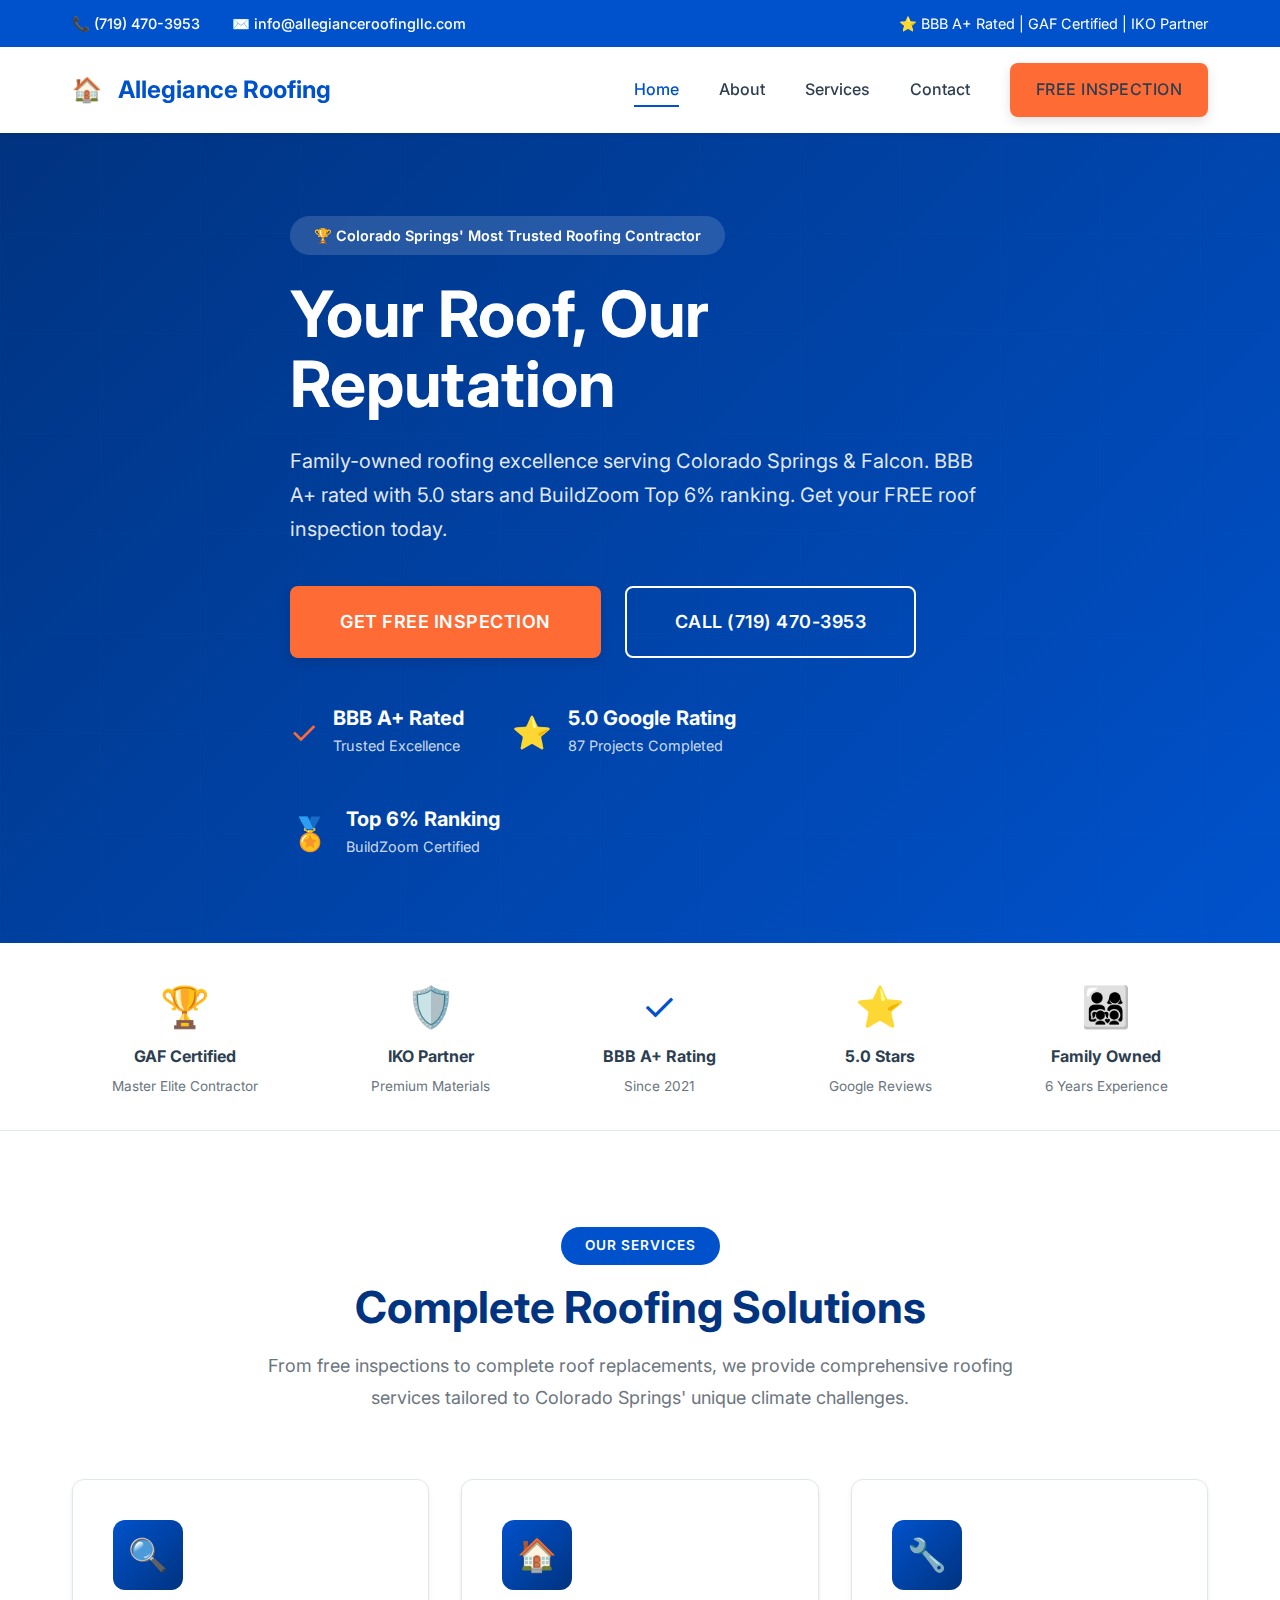
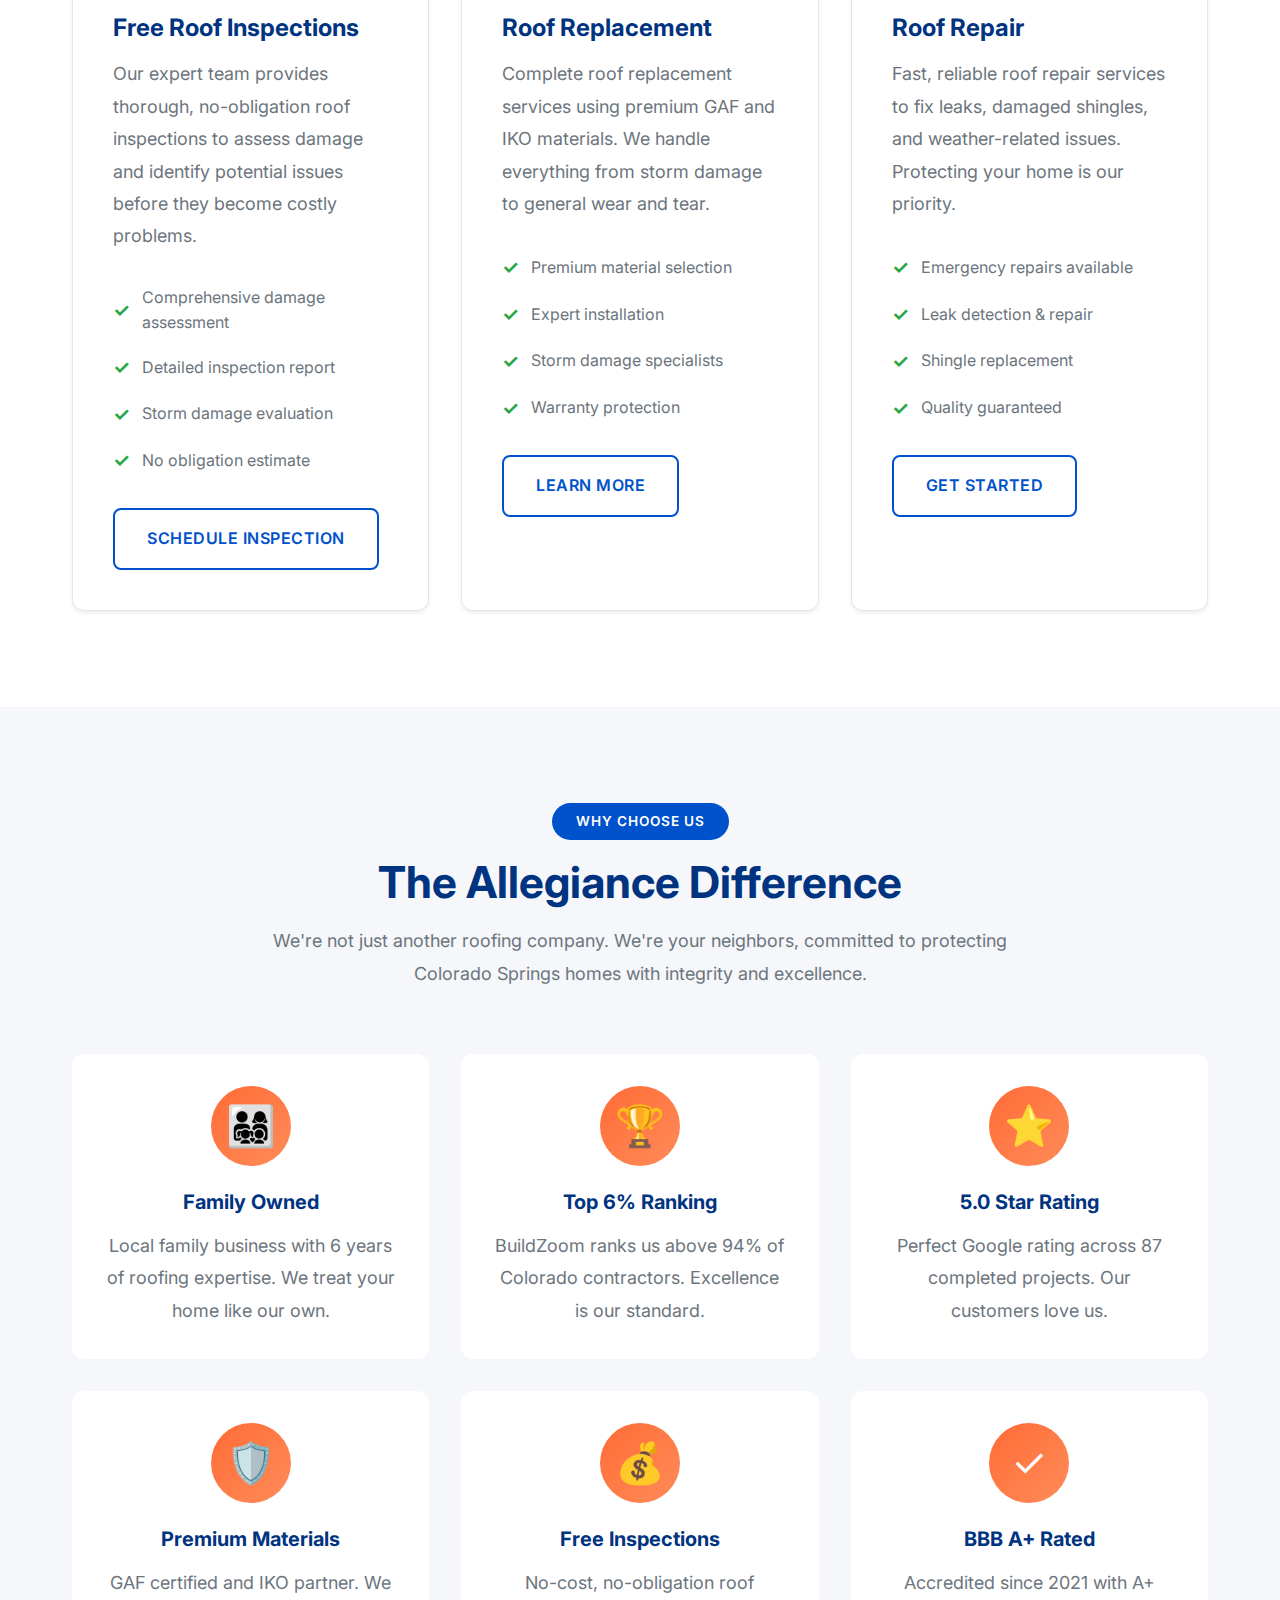
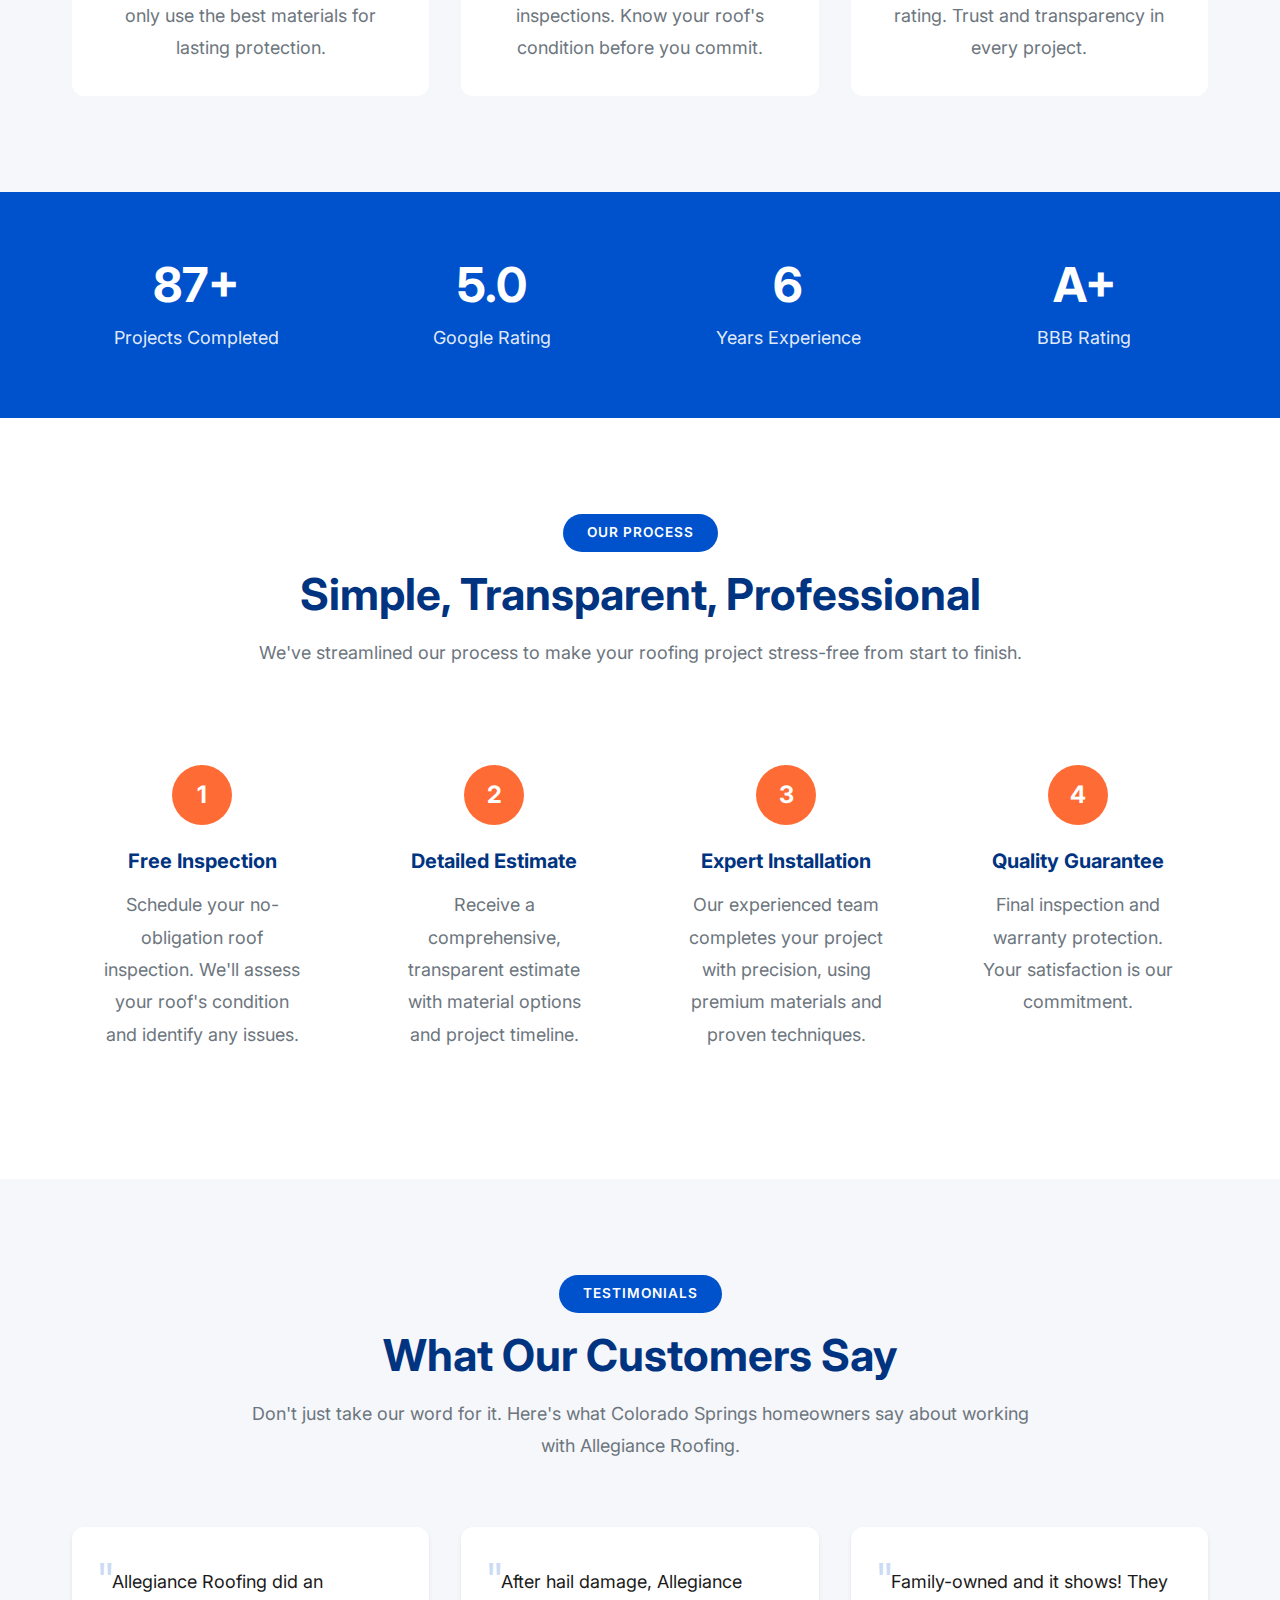
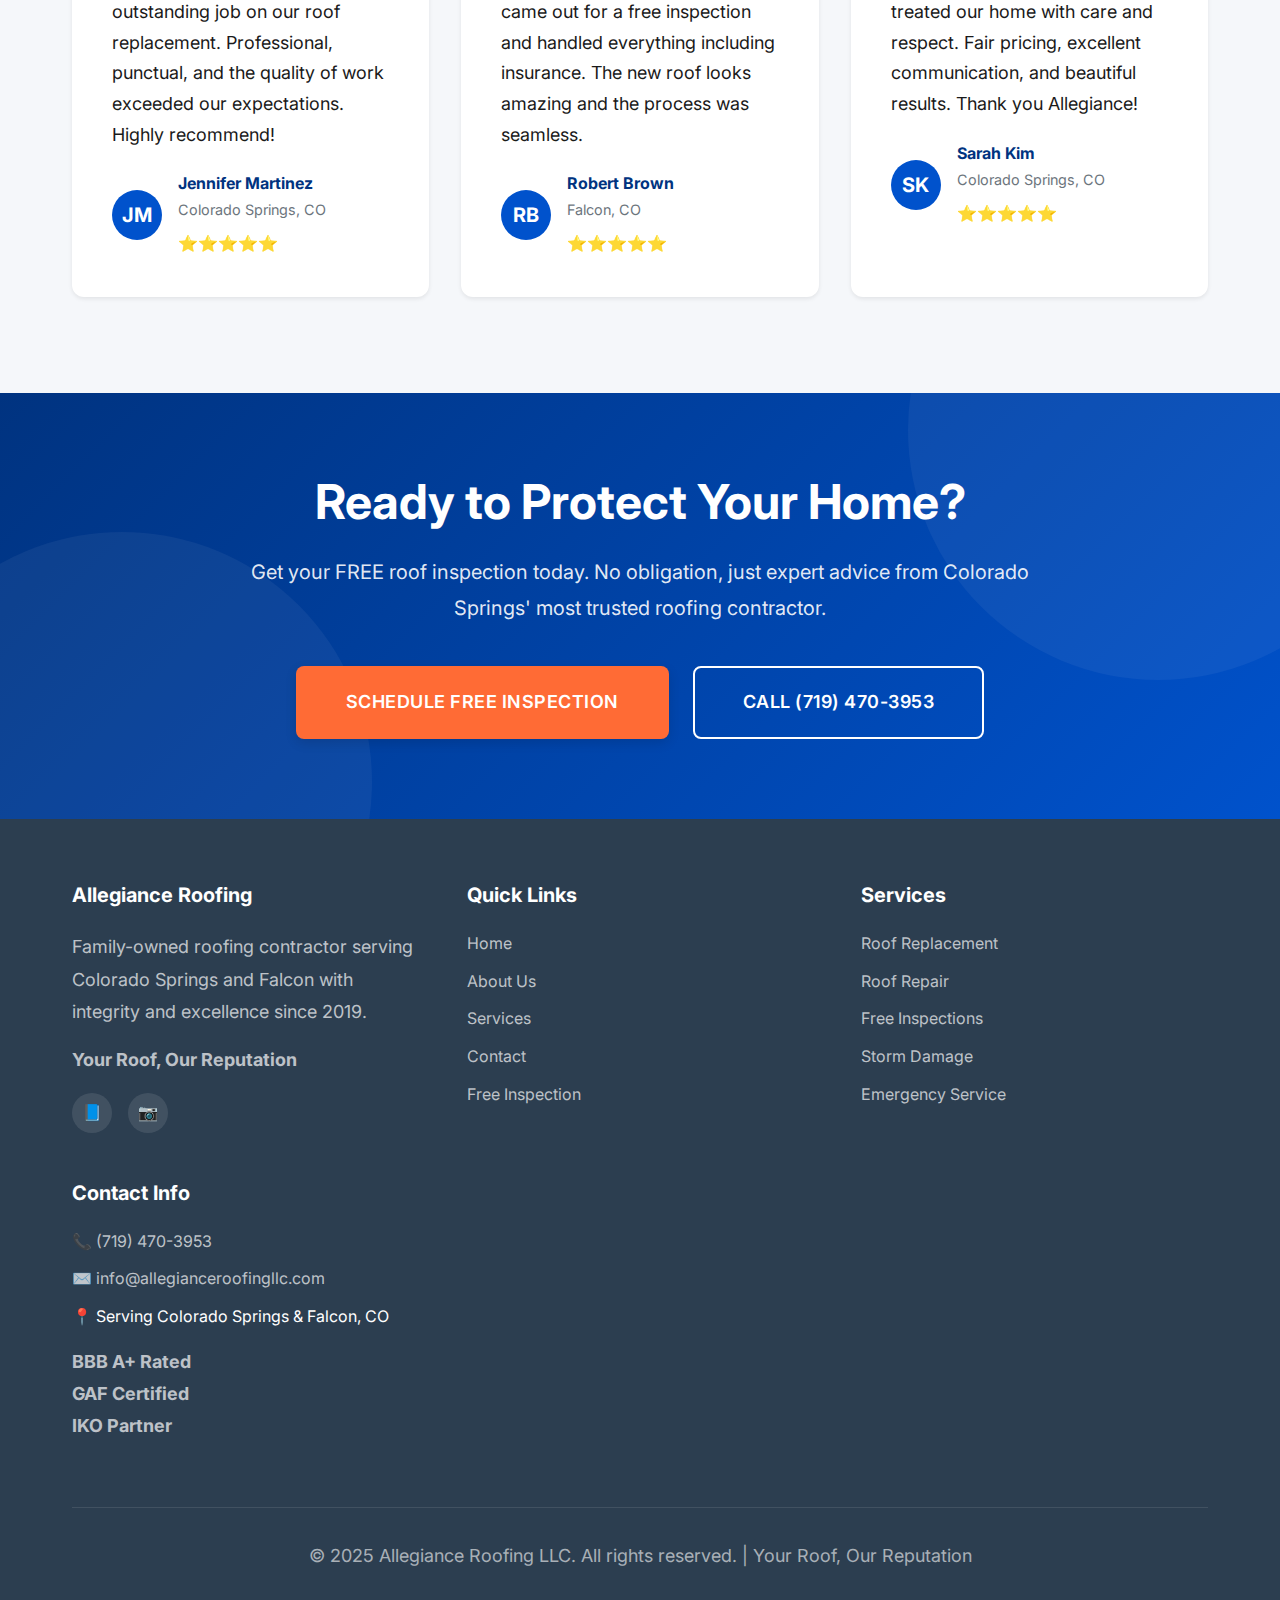
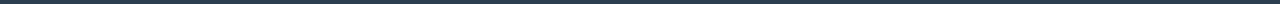
<file: index.html>
<!DOCTYPE html>
<html lang="en">
<head>
    <meta charset="UTF-8">
    <meta name="viewport" content="width=device-width, initial-scale=1.0">
    <meta name="description" content="Allegiance Roofing LLC - Colorado Springs' trusted roofing contractor. BBB A+ rated, GAF certified. Free roof inspections. Your Roof, Our Reputation.">
    <meta name="keywords" content="roofing contractor, Colorado Springs, roof replacement, roof repair, GAF certified, IKO partner">
    <title>Allegiance Roofing LLC | Colorado Springs Premier Roofing Contractor</title>
    <link rel="stylesheet" href="css/styles.css">
    <link rel="preconnect" href="https://fonts.googleapis.com">
    <link rel="preconnect" href="https://fonts.gstatic.com" crossorigin>
    <link href="https://fonts.googleapis.com/css2?family=Inter:wght@400;500;600;700;800&display=swap" rel="stylesheet">
</head>
<body>
    <!-- Header -->
    <header class="header" id="header">
        <!-- Top Bar -->
        <div class="top-bar">
            <div class="container">
                <div class="top-bar-left">
                    <a href="tel:719-470-3953">📞 (719) 470-3953</a>
                    <a href="mailto:info@allegianceroofingllc.com">✉️ info@allegianceroofingllc.com</a>
                </div>
                <div class="top-bar-right">
                    <span>⭐ BBB A+ Rated | GAF Certified | IKO Partner</span>
                </div>
            </div>
        </div>
        
        <!-- Navigation -->
        <div class="nav-wrapper">
            <div class="container">
                <nav class="nav-container">
                    <a href="index.html" class="logo">
                        <span>🏠</span>
                        <span>Allegiance Roofing</span>
                    </a>
                    
                    <ul class="nav-menu" id="navMenu">
                        <li><a href="index.html" class="active">Home</a></li>
                        <li><a href="pages/about.html">About</a></li>
                        <li><a href="pages/services.html">Services</a></li>
                        <li><a href="pages/contact.html">Contact</a></li>
                        <li><a href="pages/contact.html" class="btn btn-primary" style="padding: 0.75rem 1.5rem;">Free Inspection</a></li>
                    </ul>
                    
                    <button class="mobile-menu-toggle" id="mobileMenuToggle">☰</button>
                </nav>
            </div>
        </div>
    </header>

    <!-- Hero Section -->
    <section class="hero">
        <div class="container">
            <div class="hero-content fade-in-up">
                <div class="hero-badge">🏆 Colorado Springs' Most Trusted Roofing Contractor</div>
                <h1>Your Roof, Our Reputation</h1>
                <p>Family-owned roofing excellence serving Colorado Springs & Falcon. BBB A+ rated with 5.0 stars and BuildZoom Top 6% ranking. Get your FREE roof inspection today.</p>
                
                <div class="hero-buttons">
                    <a href="pages/contact.html" class="btn btn-primary btn-large">Get Free Inspection</a>
                    <a href="tel:719-470-3953" class="btn btn-outline btn-large">Call (719) 470-3953</a>
                </div>
                
                <div class="hero-features">
                    <div class="hero-feature">
                        <div class="hero-feature-icon">✓</div>
                        <div class="hero-feature-text">
                            <h4>BBB A+ Rated</h4>
                            <p>Trusted Excellence</p>
                        </div>
                    </div>
                    <div class="hero-feature">
                        <div class="hero-feature-icon">⭐</div>
                        <div class="hero-feature-text">
                            <h4>5.0 Google Rating</h4>
                            <p>87 Projects Completed</p>
                        </div>
                    </div>
                    <div class="hero-feature">
                        <div class="hero-feature-icon">🏅</div>
                        <div class="hero-feature-text">
                            <h4>Top 6% Ranking</h4>
                            <p>BuildZoom Certified</p>
                        </div>
                    </div>
                </div>
            </div>
        </div>
    </section>

    <!-- Trust Badges -->
    <section class="trust-badges">
        <div class="container">
            <div class="trust-badges-container">
                <div class="trust-badge">
                    <div class="trust-badge-icon">🏆</div>
                    <h4>GAF Certified</h4>
                    <p>Master Elite Contractor</p>
                </div>
                <div class="trust-badge">
                    <div class="trust-badge-icon">🛡️</div>
                    <h4>IKO Partner</h4>
                    <p>Premium Materials</p>
                </div>
                <div class="trust-badge">
                    <div class="trust-badge-icon">✓</div>
                    <h4>BBB A+ Rating</h4>
                    <p>Since 2021</p>
                </div>
                <div class="trust-badge">
                    <div class="trust-badge-icon">⭐</div>
                    <h4>5.0 Stars</h4>
                    <p>Google Reviews</p>
                </div>
                <div class="trust-badge">
                    <div class="trust-badge-icon">👨‍👩‍👧‍👦</div>
                    <h4>Family Owned</h4>
                    <p>6 Years Experience</p>
                </div>
            </div>
        </div>
    </section>

    <!-- Services Section -->
    <section class="section">
        <div class="container">
            <div class="section-header">
                <span class="section-badge">Our Services</span>
                <h2>Complete Roofing Solutions</h2>
                <p>From free inspections to complete roof replacements, we provide comprehensive roofing services tailored to Colorado Springs' unique climate challenges.</p>
            </div>
            
            <div class="services-grid">
                <div class="service-card">
                    <div class="service-icon">🔍</div>
                    <h3>Free Roof Inspections</h3>
                    <p>Our expert team provides thorough, no-obligation roof inspections to assess damage and identify potential issues before they become costly problems.</p>
                    <ul>
                        <li>Comprehensive damage assessment</li>
                        <li>Detailed inspection report</li>
                        <li>Storm damage evaluation</li>
                        <li>No obligation estimate</li>
                    </ul>
                    <a href="pages/contact.html" class="btn btn-secondary">Schedule Inspection</a>
                </div>
                
                <div class="service-card">
                    <div class="service-icon">🏠</div>
                    <h3>Roof Replacement</h3>
                    <p>Complete roof replacement services using premium GAF and IKO materials. We handle everything from storm damage to general wear and tear.</p>
                    <ul>
                        <li>Premium material selection</li>
                        <li>Expert installation</li>
                        <li>Storm damage specialists</li>
                        <li>Warranty protection</li>
                    </ul>
                    <a href="pages/services.html" class="btn btn-secondary">Learn More</a>
                </div>
                
                <div class="service-card">
                    <div class="service-icon">🔧</div>
                    <h3>Roof Repair</h3>
                    <p>Fast, reliable roof repair services to fix leaks, damaged shingles, and weather-related issues. Protecting your home is our priority.</p>
                    <ul>
                        <li>Emergency repairs available</li>
                        <li>Leak detection & repair</li>
                        <li>Shingle replacement</li>
                        <li>Quality guaranteed</li>
                    </ul>
                    <a href="pages/services.html" class="btn btn-secondary">Get Started</a>
                </div>
            </div>
        </div>
    </section>

    <!-- Why Choose Us -->
    <section class="section section-light">
        <div class="container">
            <div class="section-header">
                <span class="section-badge">Why Choose Us</span>
                <h2>The Allegiance Difference</h2>
                <p>We're not just another roofing company. We're your neighbors, committed to protecting Colorado Springs homes with integrity and excellence.</p>
            </div>
            
            <div class="features-grid">
                <div class="feature-card">
                    <div class="feature-icon">👨‍👩‍👧‍👦</div>
                    <h3>Family Owned</h3>
                    <p>Local family business with 6 years of roofing expertise. We treat your home like our own.</p>
                </div>
                
                <div class="feature-card">
                    <div class="feature-icon">🏆</div>
                    <h3>Top 6% Ranking</h3>
                    <p>BuildZoom ranks us above 94% of Colorado contractors. Excellence is our standard.</p>
                </div>
                
                <div class="feature-card">
                    <div class="feature-icon">⭐</div>
                    <h3>5.0 Star Rating</h3>
                    <p>Perfect Google rating across 87 completed projects. Our customers love us.</p>
                </div>
                
                <div class="feature-card">
                    <div class="feature-icon">🛡️</div>
                    <h3>Premium Materials</h3>
                    <p>GAF certified and IKO partner. We only use the best materials for lasting protection.</p>
                </div>
                
                <div class="feature-card">
                    <div class="feature-icon">💰</div>
                    <h3>Free Inspections</h3>
                    <p>No-cost, no-obligation roof inspections. Know your roof's condition before you commit.</p>
                </div>
                
                <div class="feature-card">
                    <div class="feature-icon">✓</div>
                    <h3>BBB A+ Rated</h3>
                    <p>Accredited since 2021 with A+ rating. Trust and transparency in every project.</p>
                </div>
            </div>
        </div>
    </section>

    <!-- Stats Section -->
    <section class="stats-section">
        <div class="container">
            <div class="stats-grid">
                <div class="stat-item">
                    <h3>87+</h3>
                    <p>Projects Completed</p>
                </div>
                <div class="stat-item">
                    <h3>5.0</h3>
                    <p>Google Rating</p>
                </div>
                <div class="stat-item">
                    <h3>6</h3>
                    <p>Years Experience</p>
                </div>
                <div class="stat-item">
                    <h3>A+</h3>
                    <p>BBB Rating</p>
                </div>
            </div>
        </div>
    </section>

    <!-- Process Section -->
    <section class="section">
        <div class="container">
            <div class="section-header">
                <span class="section-badge">Our Process</span>
                <h2>Simple, Transparent, Professional</h2>
                <p>We've streamlined our process to make your roofing project stress-free from start to finish.</p>
            </div>
            
            <div class="process-grid">
                <div class="process-step">
                    <div class="process-number">1</div>
                    <h3>Free Inspection</h3>
                    <p>Schedule your no-obligation roof inspection. We'll assess your roof's condition and identify any issues.</p>
                </div>
                
                <div class="process-step">
                    <div class="process-number">2</div>
                    <h3>Detailed Estimate</h3>
                    <p>Receive a comprehensive, transparent estimate with material options and project timeline.</p>
                </div>
                
                <div class="process-step">
                    <div class="process-number">3</div>
                    <h3>Expert Installation</h3>
                    <p>Our experienced team completes your project with precision, using premium materials and proven techniques.</p>
                </div>
                
                <div class="process-step">
                    <div class="process-number">4</div>
                    <h3>Quality Guarantee</h3>
                    <p>Final inspection and warranty protection. Your satisfaction is our commitment.</p>
                </div>
            </div>
        </div>
    </section>

    <!-- Testimonials -->
    <section class="section section-light">
        <div class="container">
            <div class="section-header">
                <span class="section-badge">Testimonials</span>
                <h2>What Our Customers Say</h2>
                <p>Don't just take our word for it. Here's what Colorado Springs homeowners say about working with Allegiance Roofing.</p>
            </div>
            
            <div class="testimonials-grid">
                <div class="testimonial-card">
                    <div class="testimonial-quote">"</div>
                    <p class="testimonial-text">Allegiance Roofing did an outstanding job on our roof replacement. Professional, punctual, and the quality of work exceeded our expectations. Highly recommend!</p>
                    <div class="testimonial-author">
                        <div class="testimonial-avatar">JM</div>
                        <div class="testimonial-info">
                            <h4>Jennifer Martinez</h4>
                            <p>Colorado Springs, CO</p>
                            <div class="testimonial-stars">⭐⭐⭐⭐⭐</div>
                        </div>
                    </div>
                </div>
                
                <div class="testimonial-card">
                    <div class="testimonial-quote">"</div>
                    <p class="testimonial-text">After hail damage, Allegiance came out for a free inspection and handled everything including insurance. The new roof looks amazing and the process was seamless.</p>
                    <div class="testimonial-author">
                        <div class="testimonial-avatar">RB</div>
                        <div class="testimonial-info">
                            <h4>Robert Brown</h4>
                            <p>Falcon, CO</p>
                            <div class="testimonial-stars">⭐⭐⭐⭐⭐</div>
                        </div>
                    </div>
                </div>
                
                <div class="testimonial-card">
                    <div class="testimonial-quote">"</div>
                    <p class="testimonial-text">Family-owned and it shows! They treated our home with care and respect. Fair pricing, excellent communication, and beautiful results. Thank you Allegiance!</p>
                    <div class="testimonial-author">
                        <div class="testimonial-avatar">SK</div>
                        <div class="testimonial-info">
                            <h4>Sarah Kim</h4>
                            <p>Colorado Springs, CO</p>
                            <div class="testimonial-stars">⭐⭐⭐⭐⭐</div>
                        </div>
                    </div>
                </div>
            </div>
        </div>
    </section>

    <!-- CTA Section -->
    <section class="cta-section">
        <div class="cta-content">
            <h2>Ready to Protect Your Home?</h2>
            <p>Get your FREE roof inspection today. No obligation, just expert advice from Colorado Springs' most trusted roofing contractor.</p>
            <div class="cta-buttons">
                <a href="pages/contact.html" class="btn btn-primary btn-large">Schedule Free Inspection</a>
                <a href="tel:719-470-3953" class="btn btn-outline btn-large">Call (719) 470-3953</a>
            </div>
        </div>
    </section>

    <!-- Footer -->
    <footer class="footer">
        <div class="container">
            <div class="footer-content">
                <div class="footer-section">
                    <h3>Allegiance Roofing</h3>
                    <p>Family-owned roofing contractor serving Colorado Springs and Falcon with integrity and excellence since 2019.</p>
                    <p><strong>Your Roof, Our Reputation</strong></p>
                    <div class="social-links">
                        <a href="https://www.facebook.com/allegianceroofingllc/" target="_blank" class="social-link">📘</a>
                        <a href="http://www.instagram.com/allegiance_roofingllc" target="_blank" class="social-link">📷</a>
                    </div>
                </div>
                
                <div class="footer-section">
                    <h3>Quick Links</h3>
                    <ul>
                        <li><a href="index.html">Home</a></li>
                        <li><a href="pages/about.html">About Us</a></li>
                        <li><a href="pages/services.html">Services</a></li>
                        <li><a href="pages/contact.html">Contact</a></li>
                        <li><a href="pages/contact.html">Free Inspection</a></li>
                    </ul>
                </div>
                
                <div class="footer-section">
                    <h3>Services</h3>
                    <ul>
                        <li><a href="pages/services.html">Roof Replacement</a></li>
                        <li><a href="pages/services.html">Roof Repair</a></li>
                        <li><a href="pages/services.html">Free Inspections</a></li>
                        <li><a href="pages/services.html">Storm Damage</a></li>
                        <li><a href="pages/services.html">Emergency Service</a></li>
                    </ul>
                </div>
                
                <div class="footer-section">
                    <h3>Contact Info</h3>
                    <ul>
                        <li><a href="tel:719-470-3953">📞 (719) 470-3953</a></li>
                        <li><a href="mailto:info@allegianceroofingllc.com">✉️ info@allegianceroofingllc.com</a></li>
                        <li>📍 Serving Colorado Springs & Falcon, CO</li>
                    </ul>
                    <p style="margin-top: 1rem;">
                        <strong>BBB A+ Rated</strong><br>
                        <strong>GAF Certified</strong><br>
                        <strong>IKO Partner</strong>
                    </p>
                </div>
            </div>
            
            <div class="footer-bottom">
                <p>&copy; 2025 Allegiance Roofing LLC. All rights reserved. | Your Roof, Our Reputation</p>
            </div>
        </div>
    </footer>

    <script src="js/main.js"></script>
</body>
</html>
</file>
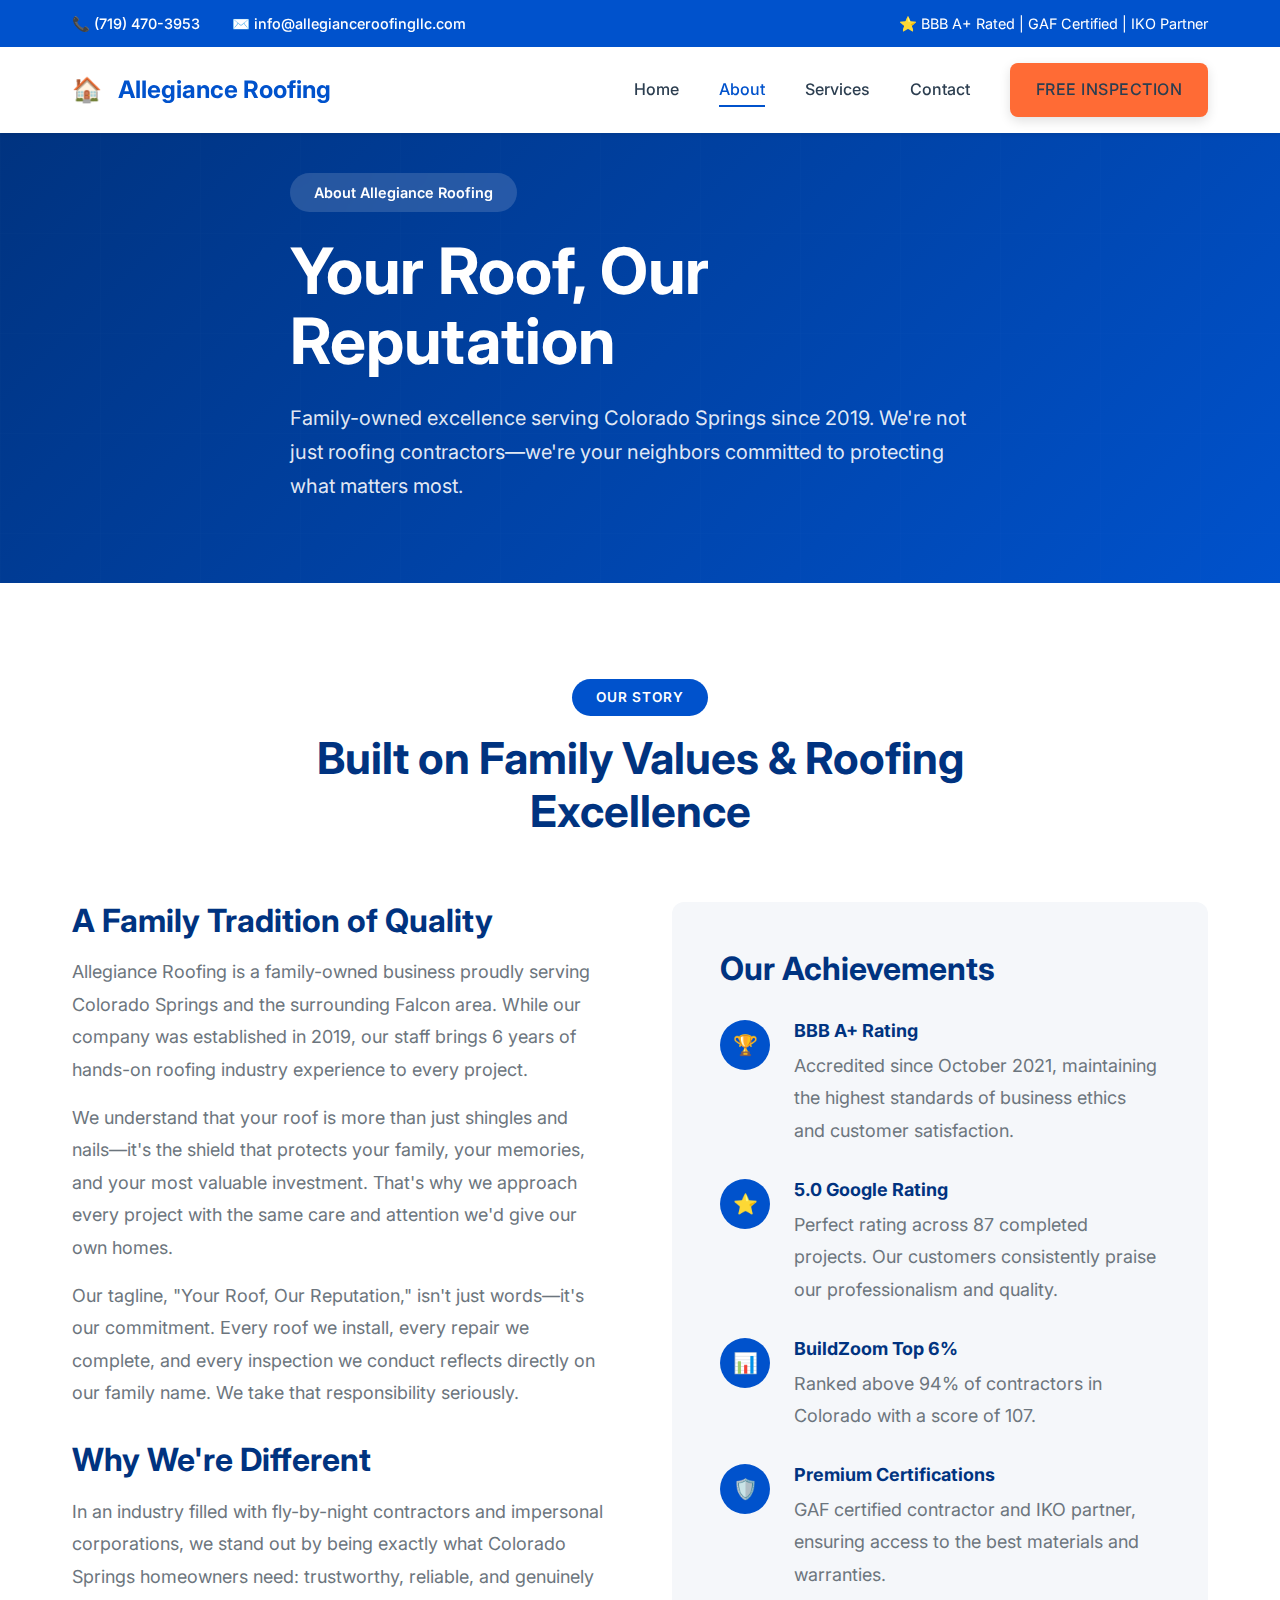
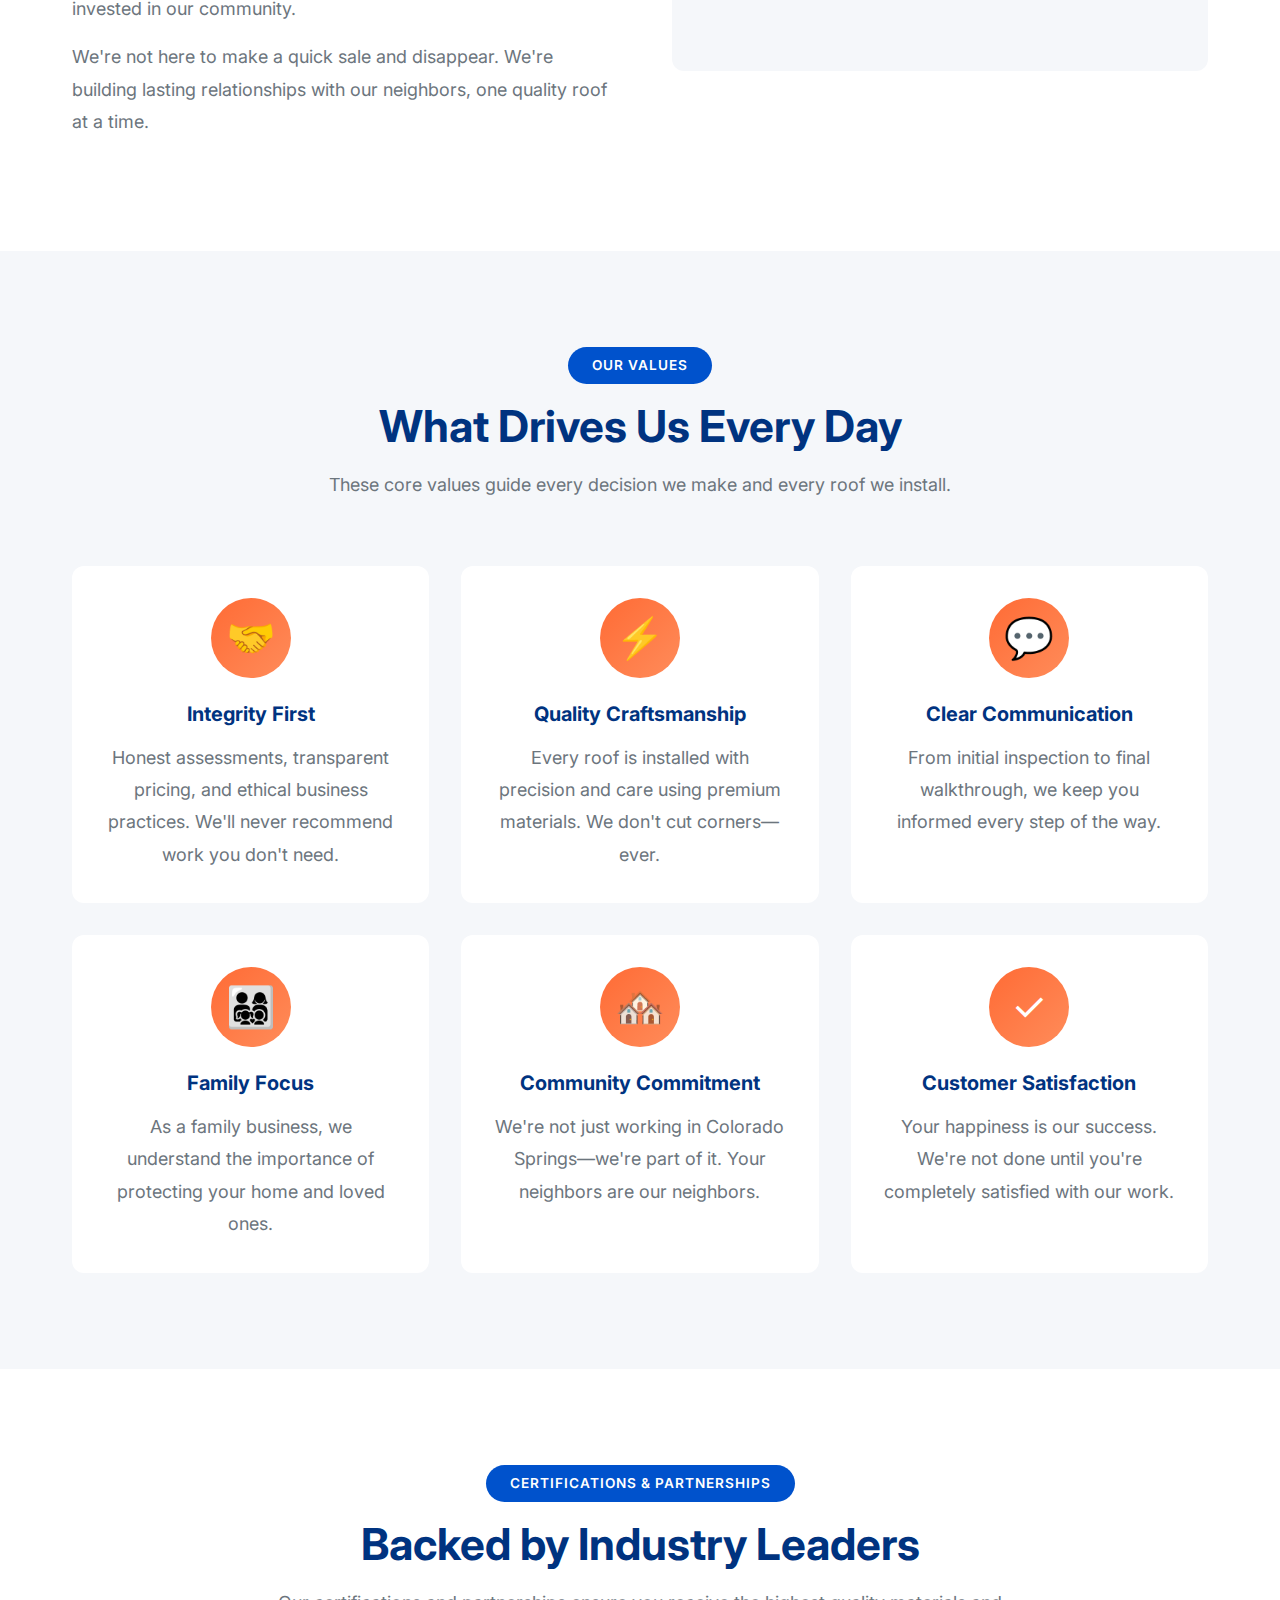
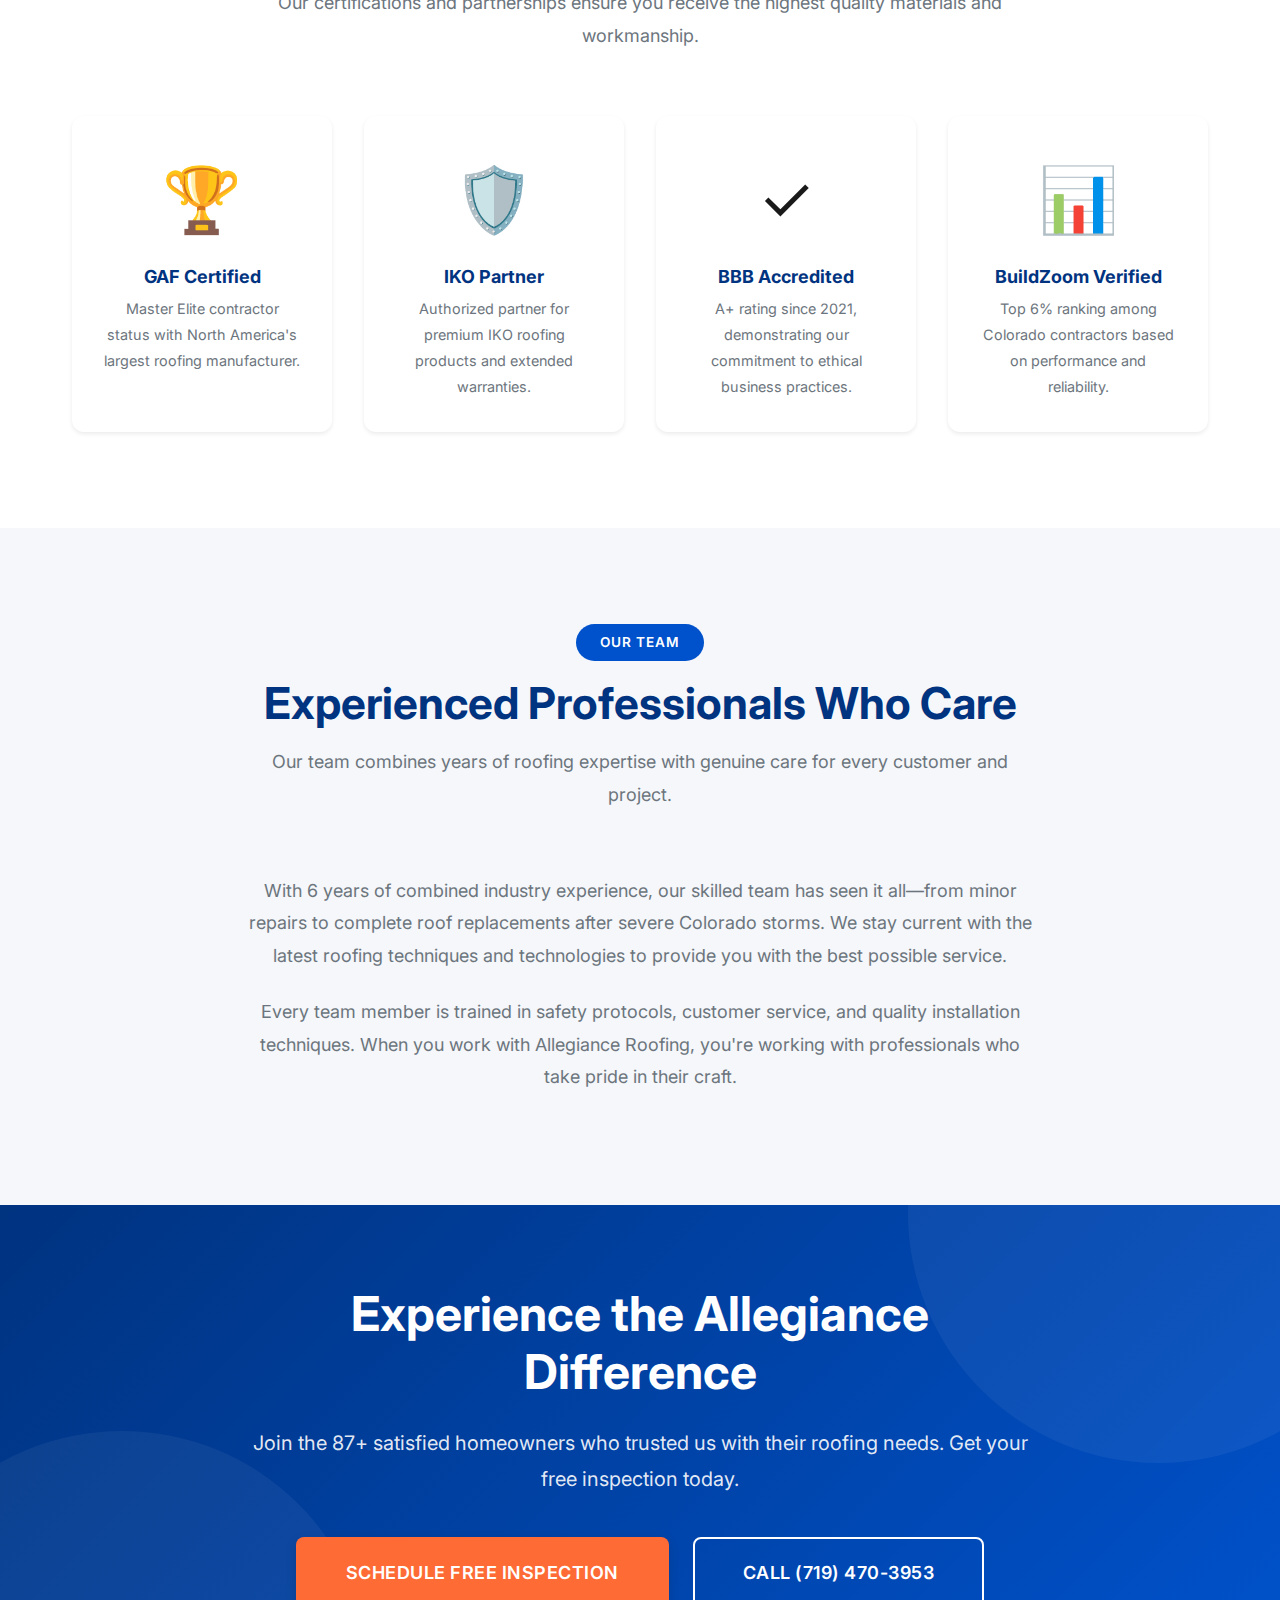
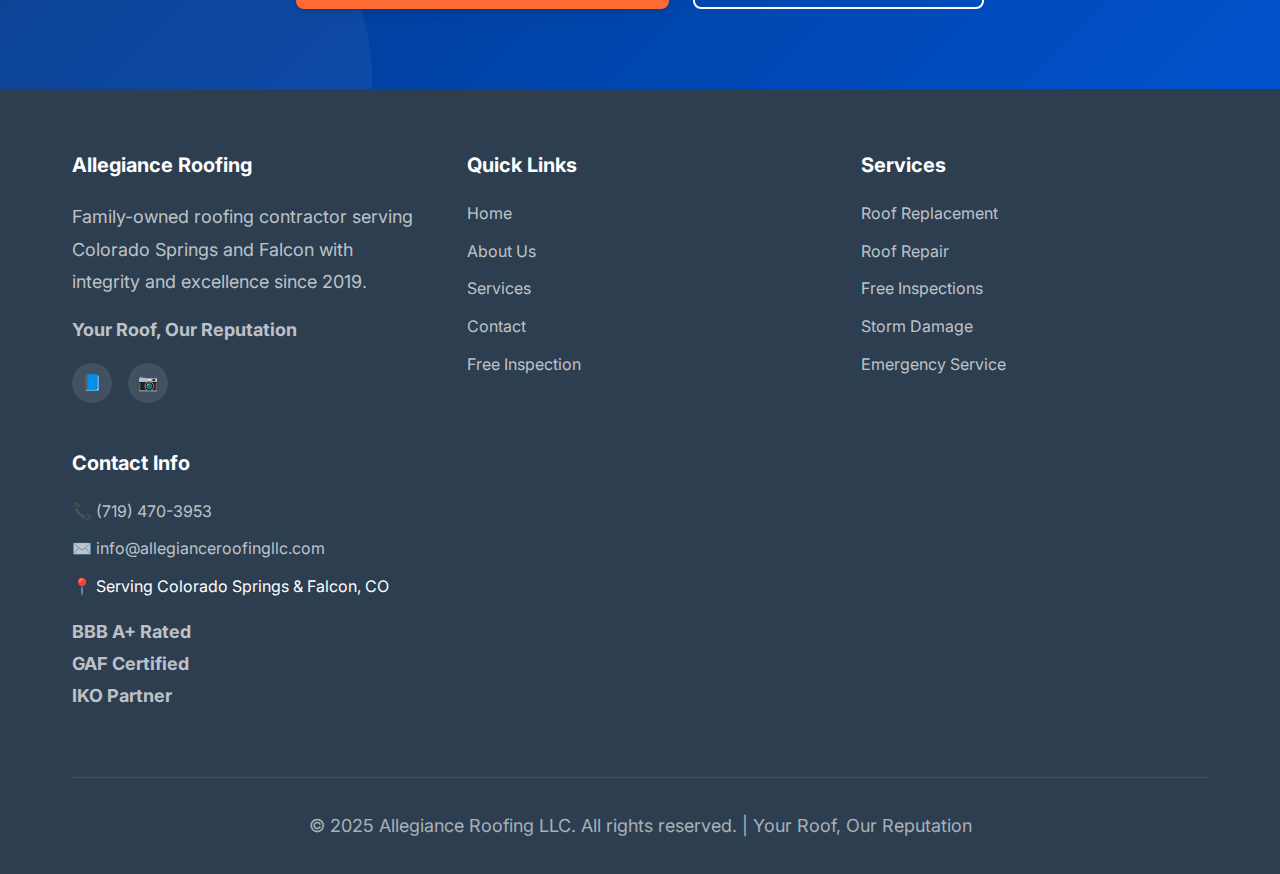
<file: pages/about.html>
<!DOCTYPE html>
<html lang="en">
<head>
    <meta charset="UTF-8">
    <meta name="viewport" content="width=device-width, initial-scale=1.0">
    <meta name="description" content="About Allegiance Roofing LLC - Family-owned roofing contractor in Colorado Springs. BBB A+ rated with 6 years of experience.">
    <title>About Us | Allegiance Roofing LLC</title>
    <link rel="stylesheet" href="../css/styles.css">
    <link href="https://fonts.googleapis.com/css2?family=Inter:wght@400;500;600;700;800&display=swap" rel="stylesheet">
</head>
<body>
    <!-- Header -->
    <header class="header" id="header">
        <div class="top-bar">
            <div class="container">
                <div class="top-bar-left">
                    <a href="tel:719-470-3953">📞 (719) 470-3953</a>
                    <a href="mailto:info@allegianceroofingllc.com">✉️ info@allegianceroofingllc.com</a>
                </div>
                <div class="top-bar-right">
                    <span>⭐ BBB A+ Rated | GAF Certified | IKO Partner</span>
                </div>
            </div>
        </div>
        
        <div class="nav-wrapper">
            <div class="container">
                <nav class="nav-container">
                    <a href="../index.html" class="logo">
                        <span>🏠</span>
                        <span>Allegiance Roofing</span>
                    </a>
                    
                    <ul class="nav-menu" id="navMenu">
                        <li><a href="../index.html">Home</a></li>
                        <li><a href="about.html" class="active">About</a></li>
                        <li><a href="services.html">Services</a></li>
                        <li><a href="contact.html">Contact</a></li>
                        <li><a href="contact.html" class="btn btn-primary" style="padding: 0.75rem 1.5rem;">Free Inspection</a></li>
                    </ul>
                    
                    <button class="mobile-menu-toggle" id="mobileMenuToggle">☰</button>
                </nav>
            </div>
        </div>
    </header>

    <!-- Page Hero -->
    <section class="hero" style="min-height: 50vh;">
        <div class="container">
            <div class="hero-content fade-in-up">
                <div class="hero-badge">About Allegiance Roofing</div>
                <h1>Your Roof, Our Reputation</h1>
                <p>Family-owned excellence serving Colorado Springs since 2019. We're not just roofing contractors—we're your neighbors committed to protecting what matters most.</p>
            </div>
        </div>
    </section>

    <!-- Our Story -->
    <section class="section">
        <div class="container">
            <div class="section-header">
                <span class="section-badge">Our Story</span>
                <h2>Built on Family Values & Roofing Excellence</h2>
            </div>
            
            <div class="contact-wrapper">
                <div>
                    <h3>A Family Tradition of Quality</h3>
                    <p>Allegiance Roofing is a family-owned business proudly serving Colorado Springs and the surrounding Falcon area. While our company was established in 2019, our staff brings 6 years of hands-on roofing industry experience to every project.</p>
                    
                    <p>We understand that your roof is more than just shingles and nails—it's the shield that protects your family, your memories, and your most valuable investment. That's why we approach every project with the same care and attention we'd give our own homes.</p>
                    
                    <p>Our tagline, "Your Roof, Our Reputation," isn't just words—it's our commitment. Every roof we install, every repair we complete, and every inspection we conduct reflects directly on our family name. We take that responsibility seriously.</p>
                    
                    <h3 style="margin-top: 2rem;">Why We're Different</h3>
                    <p>In an industry filled with fly-by-night contractors and impersonal corporations, we stand out by being exactly what Colorado Springs homeowners need: trustworthy, reliable, and genuinely invested in our community.</p>
                    
                    <p>We're not here to make a quick sale and disappear. We're building lasting relationships with our neighbors, one quality roof at a time.</p>
                </div>
                
                <div class="contact-info">
                    <h3>Our Achievements</h3>
                    
                    <div class="contact-item">
                        <div class="contact-icon">🏆</div>
                        <div class="contact-details">
                            <h4>BBB A+ Rating</h4>
                            <p>Accredited since October 2021, maintaining the highest standards of business ethics and customer satisfaction.</p>
                        </div>
                    </div>
                    
                    <div class="contact-item">
                        <div class="contact-icon">⭐</div>
                        <div class="contact-details">
                            <h4>5.0 Google Rating</h4>
                            <p>Perfect rating across 87 completed projects. Our customers consistently praise our professionalism and quality.</p>
                        </div>
                    </div>
                    
                    <div class="contact-item">
                        <div class="contact-icon">📊</div>
                        <div class="contact-details">
                            <h4>BuildZoom Top 6%</h4>
                            <p>Ranked above 94% of contractors in Colorado with a score of 107.</p>
                        </div>
                    </div>
                    
                    <div class="contact-item">
                        <div class="contact-icon">🛡️</div>
                        <div class="contact-details">
                            <h4>Premium Certifications</h4>
                            <p>GAF certified contractor and IKO partner, ensuring access to the best materials and warranties.</p>
                        </div>
                    </div>
                </div>
            </div>
        </div>
    </section>

    <!-- Values Section -->
    <section class="section section-light">
        <div class="container">
            <div class="section-header">
                <span class="section-badge">Our Values</span>
                <h2>What Drives Us Every Day</h2>
                <p>These core values guide every decision we make and every roof we install.</p>
            </div>
            
            <div class="features-grid">
                <div class="feature-card">
                    <div class="feature-icon">🤝</div>
                    <h3>Integrity First</h3>
                    <p>Honest assessments, transparent pricing, and ethical business practices. We'll never recommend work you don't need.</p>
                </div>
                
                <div class="feature-card">
                    <div class="feature-icon">⚡</div>
                    <h3>Quality Craftsmanship</h3>
                    <p>Every roof is installed with precision and care using premium materials. We don't cut corners—ever.</p>
                </div>
                
                <div class="feature-card">
                    <div class="feature-icon">💬</div>
                    <h3>Clear Communication</h3>
                    <p>From initial inspection to final walkthrough, we keep you informed every step of the way.</p>
                </div>
                
                <div class="feature-card">
                    <div class="feature-icon">👨‍👩‍👧‍👦</div>
                    <h3>Family Focus</h3>
                    <p>As a family business, we understand the importance of protecting your home and loved ones.</p>
                </div>
                
                <div class="feature-card">
                    <div class="feature-icon">🏘️</div>
                    <h3>Community Commitment</h3>
                    <p>We're not just working in Colorado Springs—we're part of it. Your neighbors are our neighbors.</p>
                </div>
                
                <div class="feature-card">
                    <div class="feature-icon">✓</div>
                    <h3>Customer Satisfaction</h3>
                    <p>Your happiness is our success. We're not done until you're completely satisfied with our work.</p>
                </div>
            </div>
        </div>
    </section>

    <!-- Certifications -->
    <section class="section">
        <div class="container">
            <div class="section-header">
                <span class="section-badge">Certifications & Partnerships</span>
                <h2>Backed by Industry Leaders</h2>
                <p>Our certifications and partnerships ensure you receive the highest quality materials and workmanship.</p>
            </div>
            
            <div class="certifications-grid">
                <div class="certification-item">
                    <div class="certification-icon">🏆</div>
                    <h4>GAF Certified</h4>
                    <p>Master Elite contractor status with North America's largest roofing manufacturer.</p>
                </div>
                
                <div class="certification-item">
                    <div class="certification-icon">🛡️</div>
                    <h4>IKO Partner</h4>
                    <p>Authorized partner for premium IKO roofing products and extended warranties.</p>
                </div>
                
                <div class="certification-item">
                    <div class="certification-icon">✓</div>
                    <h4>BBB Accredited</h4>
                    <p>A+ rating since 2021, demonstrating our commitment to ethical business practices.</p>
                </div>
                
                <div class="certification-item">
                    <div class="certification-icon">📊</div>
                    <h4>BuildZoom Verified</h4>
                    <p>Top 6% ranking among Colorado contractors based on performance and reliability.</p>
                </div>
            </div>
        </div>
    </section>

    <!-- Team Section -->
    <section class="section section-light">
        <div class="container">
            <div class="section-header">
                <span class="section-badge">Our Team</span>
                <h2>Experienced Professionals Who Care</h2>
                <p>Our team combines years of roofing expertise with genuine care for every customer and project.</p>
            </div>
            
            <div style="max-width: 800px; margin: 0 auto; text-align: center;">
                <p style="font-size: 1.125rem; line-height: 1.8;">With 6 years of combined industry experience, our skilled team has seen it all—from minor repairs to complete roof replacements after severe Colorado storms. We stay current with the latest roofing techniques and technologies to provide you with the best possible service.</p>
                
                <p style="font-size: 1.125rem; line-height: 1.8; margin-top: 1.5rem;">Every team member is trained in safety protocols, customer service, and quality installation techniques. When you work with Allegiance Roofing, you're working with professionals who take pride in their craft.</p>
            </div>
        </div>
    </section>

    <!-- CTA Section -->
    <section class="cta-section">
        <div class="cta-content">
            <h2>Experience the Allegiance Difference</h2>
            <p>Join the 87+ satisfied homeowners who trusted us with their roofing needs. Get your free inspection today.</p>
            <div class="cta-buttons">
                <a href="contact.html" class="btn btn-primary btn-large">Schedule Free Inspection</a>
                <a href="tel:719-470-3953" class="btn btn-outline btn-large">Call (719) 470-3953</a>
            </div>
        </div>
    </section>

    <!-- Footer -->
    <footer class="footer">
        <div class="container">
            <div class="footer-content">
                <div class="footer-section">
                    <h3>Allegiance Roofing</h3>
                    <p>Family-owned roofing contractor serving Colorado Springs and Falcon with integrity and excellence since 2019.</p>
                    <p><strong>Your Roof, Our Reputation</strong></p>
                    <div class="social-links">
                        <a href="https://www.facebook.com/allegianceroofingllc/" target="_blank" class="social-link">📘</a>
                        <a href="http://www.instagram.com/allegiance_roofingllc" target="_blank" class="social-link">📷</a>
                    </div>
                </div>
                
                <div class="footer-section">
                    <h3>Quick Links</h3>
                    <ul>
                        <li><a href="../index.html">Home</a></li>
                        <li><a href="about.html">About Us</a></li>
                        <li><a href="services.html">Services</a></li>
                        <li><a href="contact.html">Contact</a></li>
                        <li><a href="contact.html">Free Inspection</a></li>
                    </ul>
                </div>
                
                <div class="footer-section">
                    <h3>Services</h3>
                    <ul>
                        <li><a href="services.html">Roof Replacement</a></li>
                        <li><a href="services.html">Roof Repair</a></li>
                        <li><a href="services.html">Free Inspections</a></li>
                        <li><a href="services.html">Storm Damage</a></li>
                        <li><a href="services.html">Emergency Service</a></li>
                    </ul>
                </div>
                
                <div class="footer-section">
                    <h3>Contact Info</h3>
                    <ul>
                        <li><a href="tel:719-470-3953">📞 (719) 470-3953</a></li>
                        <li><a href="mailto:info@allegianceroofingllc.com">✉️ info@allegianceroofingllc.com</a></li>
                        <li>📍 Serving Colorado Springs & Falcon, CO</li>
                    </ul>
                    <p style="margin-top: 1rem;">
                        <strong>BBB A+ Rated</strong><br>
                        <strong>GAF Certified</strong><br>
                        <strong>IKO Partner</strong>
                    </p>
                </div>
            </div>
            
            <div class="footer-bottom">
                <p>&copy; 2025 Allegiance Roofing LLC. All rights reserved. | Your Roof, Our Reputation</p>
            </div>
        </div>
    </footer>

    <script src="../js/main.js"></script>
</body>
</html>
</file>
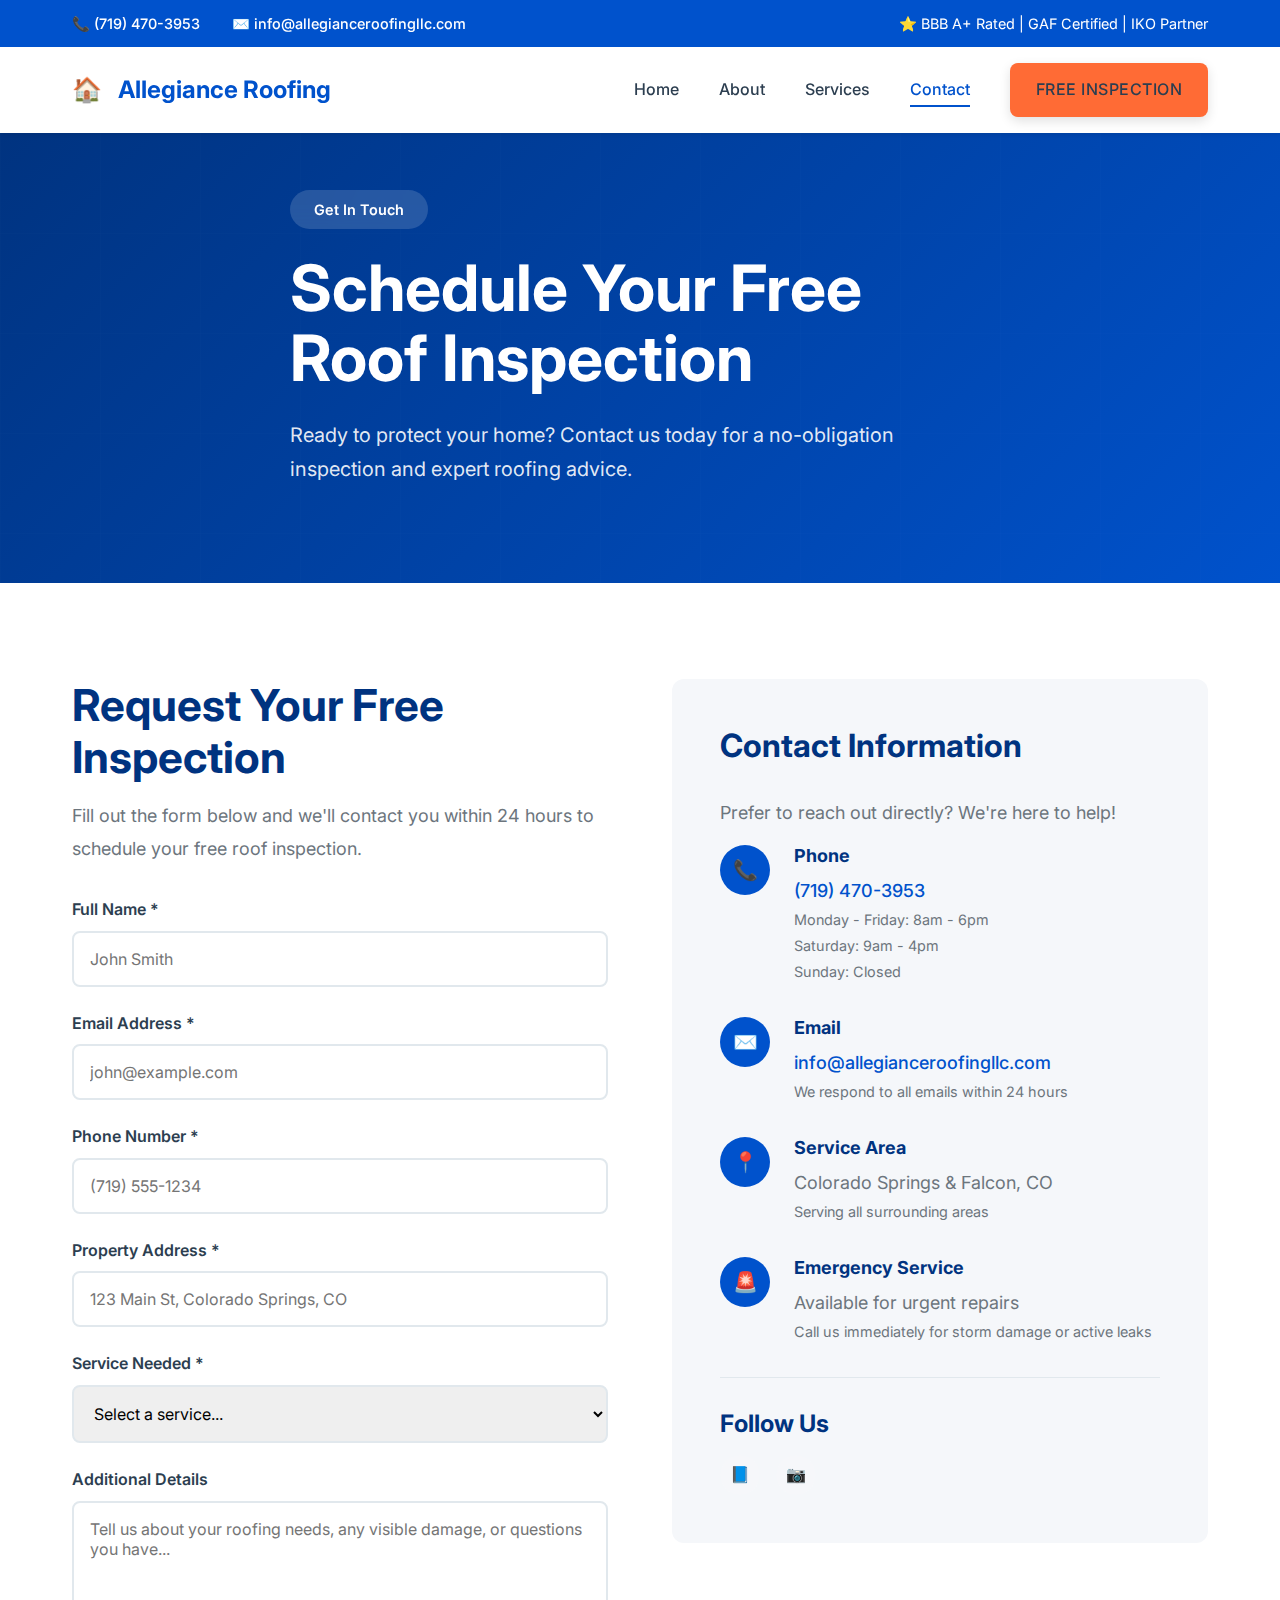
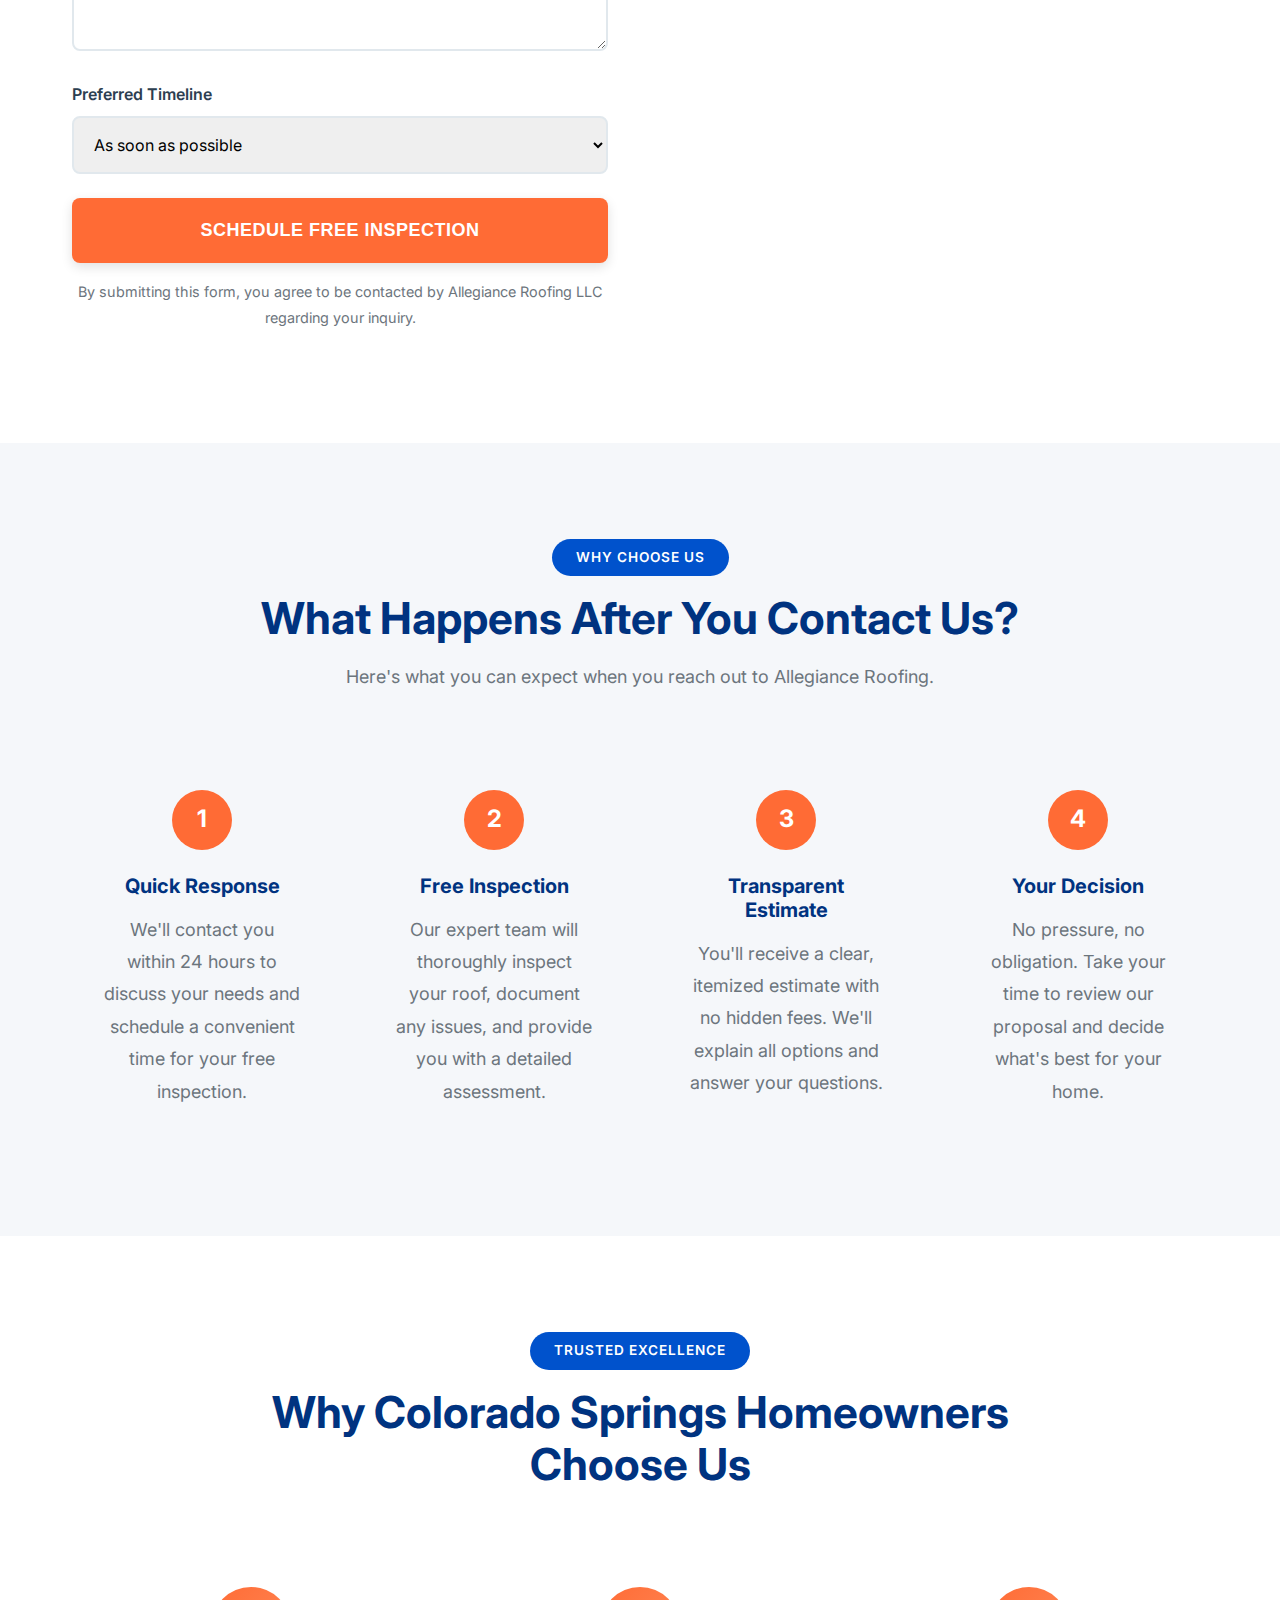
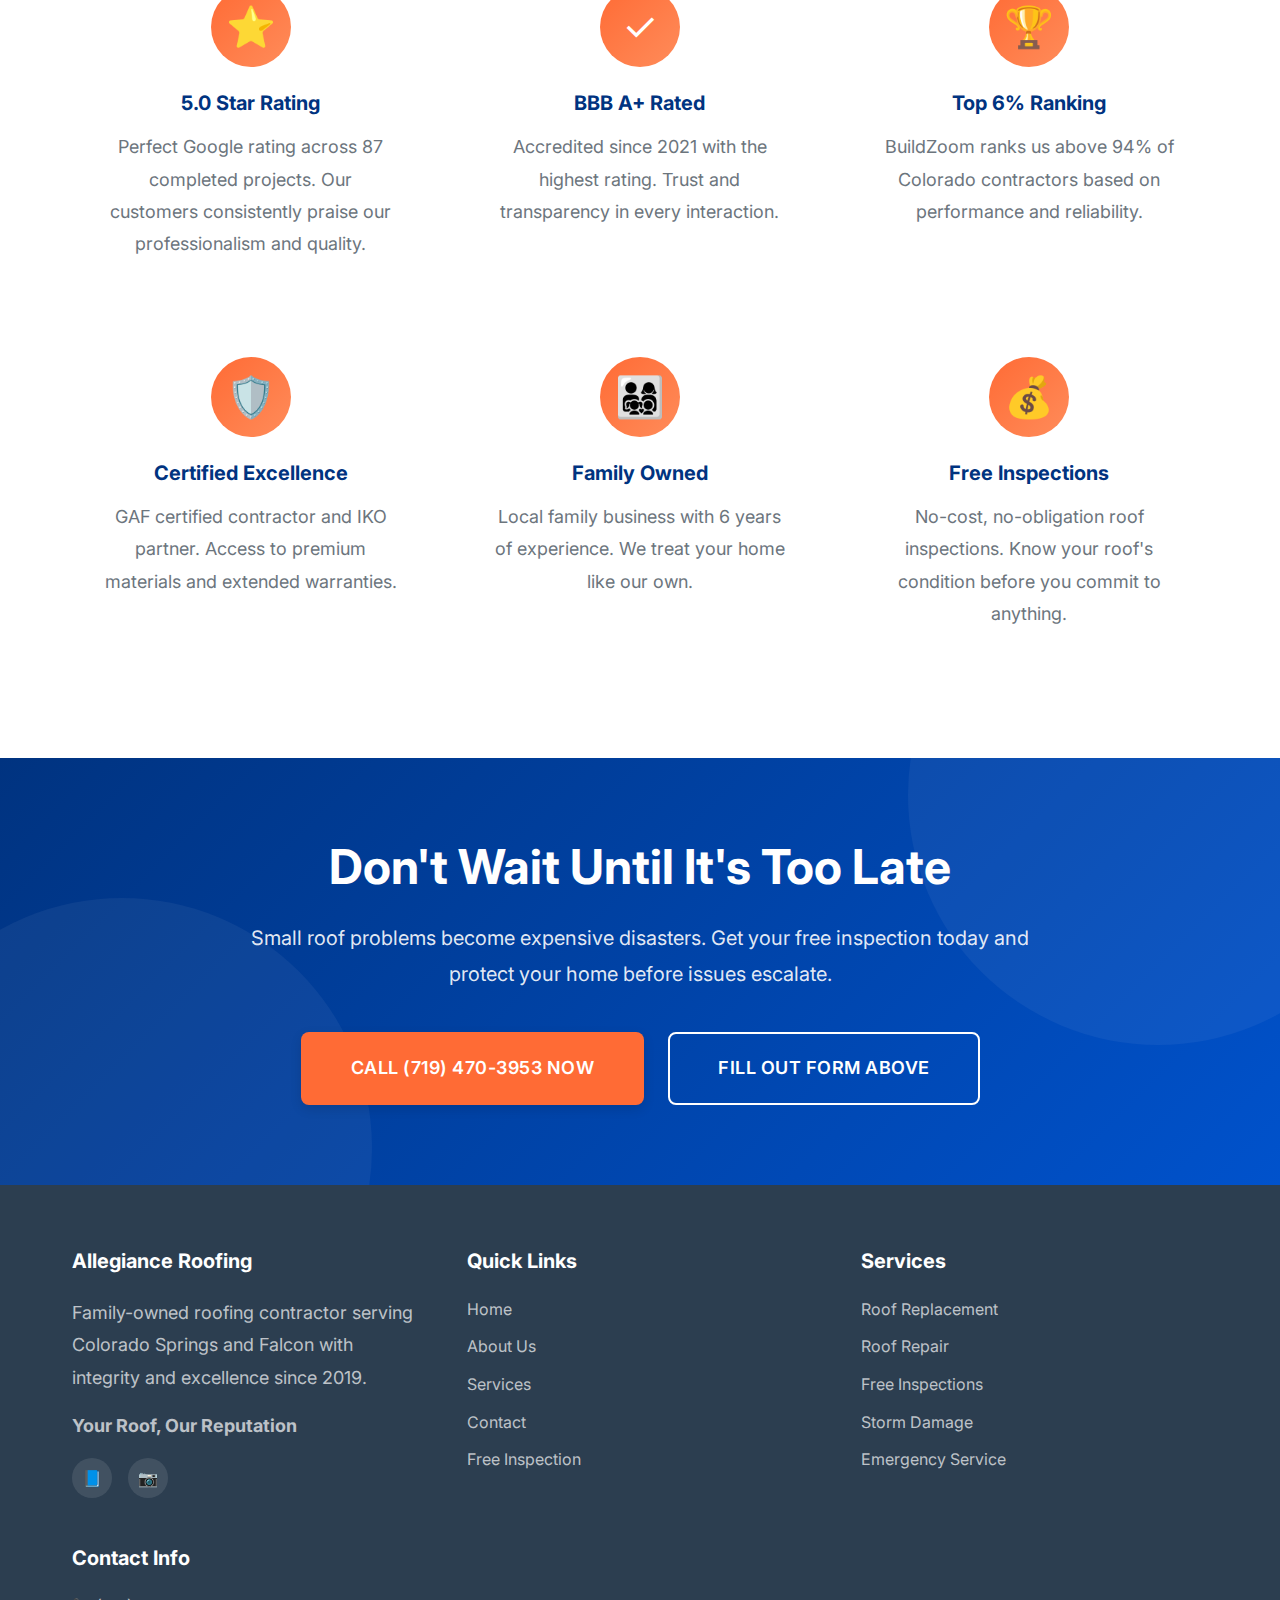
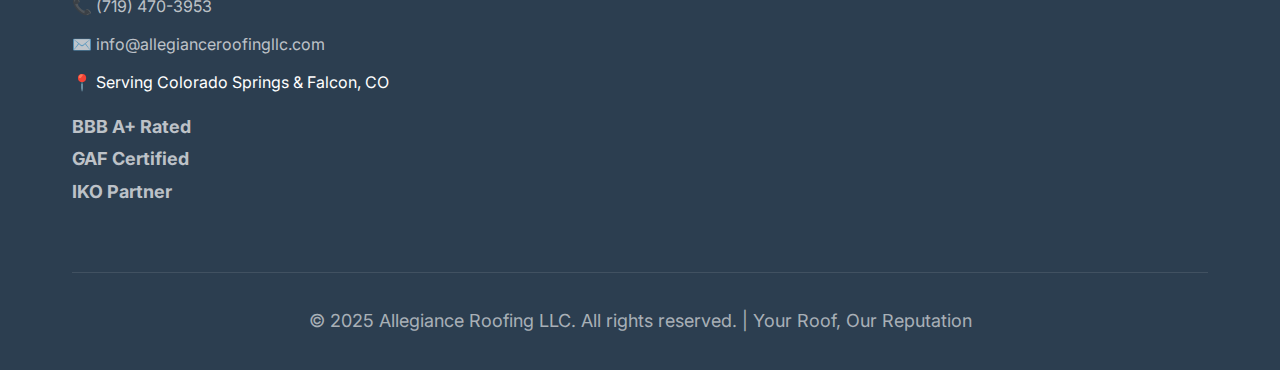
<file: pages/contact.html>
<!DOCTYPE html>
<html lang="en">
<head>
    <meta charset="UTF-8">
    <meta name="viewport" content="width=device-width, initial-scale=1.0">
    <meta name="description" content="Contact Allegiance Roofing LLC - Schedule your free roof inspection. Call (719) 470-3953 or fill out our contact form.">
    <title>Contact Us | Allegiance Roofing LLC</title>
    <link rel="stylesheet" href="../css/styles.css">
    <link href="https://fonts.googleapis.com/css2?family=Inter:wght@400;500;600;700;800&display=swap" rel="stylesheet">
</head>
<body>
    <!-- Header -->
    <header class="header" id="header">
        <div class="top-bar">
            <div class="container">
                <div class="top-bar-left">
                    <a href="tel:719-470-3953">📞 (719) 470-3953</a>
                    <a href="mailto:info@allegianceroofingllc.com">✉️ info@allegianceroofingllc.com</a>
                </div>
                <div class="top-bar-right">
                    <span>⭐ BBB A+ Rated | GAF Certified | IKO Partner</span>
                </div>
            </div>
        </div>
        
        <div class="nav-wrapper">
            <div class="container">
                <nav class="nav-container">
                    <a href="../index.html" class="logo">
                        <span>🏠</span>
                        <span>Allegiance Roofing</span>
                    </a>
                    
                    <ul class="nav-menu" id="navMenu">
                        <li><a href="../index.html">Home</a></li>
                        <li><a href="about.html">About</a></li>
                        <li><a href="services.html">Services</a></li>
                        <li><a href="contact.html" class="active">Contact</a></li>
                        <li><a href="contact.html" class="btn btn-primary" style="padding: 0.75rem 1.5rem;">Free Inspection</a></li>
                    </ul>
                    
                    <button class="mobile-menu-toggle" id="mobileMenuToggle">☰</button>
                </nav>
            </div>
        </div>
    </header>

    <!-- Page Hero -->
    <section class="hero" style="min-height: 50vh;">
        <div class="container">
            <div class="hero-content fade-in-up">
                <div class="hero-badge">Get In Touch</div>
                <h1>Schedule Your Free Roof Inspection</h1>
                <p>Ready to protect your home? Contact us today for a no-obligation inspection and expert roofing advice.</p>
            </div>
        </div>
    </section>

    <!-- Contact Section -->
    <section class="section">
        <div class="container">
            <div class="contact-wrapper">
                <!-- Contact Form -->
                <div>
                    <h2>Request Your Free Inspection</h2>
                    <p style="margin-bottom: 2rem;">Fill out the form below and we'll contact you within 24 hours to schedule your free roof inspection.</p>
                    
                    <form id="contactForm" onsubmit="handleSubmit(event)">
                        <div class="form-group">
                            <label for="name">Full Name *</label>
                            <input type="text" id="name" name="name" required placeholder="John Smith">
                        </div>
                        
                        <div class="form-group">
                            <label for="email">Email Address *</label>
                            <input type="email" id="email" name="email" required placeholder="john@example.com">
                        </div>
                        
                        <div class="form-group">
                            <label for="phone">Phone Number *</label>
                            <input type="tel" id="phone" name="phone" required placeholder="(719) 555-1234">
                        </div>
                        
                        <div class="form-group">
                            <label for="address">Property Address *</label>
                            <input type="text" id="address" name="address" required placeholder="123 Main St, Colorado Springs, CO">
                        </div>
                        
                        <div class="form-group">
                            <label for="service">Service Needed *</label>
                            <select id="service" name="service" required>
                                <option value="">Select a service...</option>
                                <option value="free-inspection">Free Roof Inspection</option>
                                <option value="roof-replacement">Roof Replacement</option>
                                <option value="roof-repair">Roof Repair</option>
                                <option value="storm-damage">Storm Damage Assessment</option>
                                <option value="emergency">Emergency Service</option>
                                <option value="other">Other</option>
                            </select>
                        </div>
                        
                        <div class="form-group">
                            <label for="message">Additional Details</label>
                            <textarea id="message" name="message" placeholder="Tell us about your roofing needs, any visible damage, or questions you have..."></textarea>
                        </div>
                        
                        <div class="form-group">
                            <label for="timeline">Preferred Timeline</label>
                            <select id="timeline" name="timeline">
                                <option value="asap">As soon as possible</option>
                                <option value="week">Within a week</option>
                                <option value="month">Within a month</option>
                                <option value="planning">Just planning ahead</option>
                            </select>
                        </div>
                        
                        <button type="submit" class="btn btn-primary btn-large" style="width: 100%;">
                            Schedule Free Inspection
                        </button>
                        
                        <p style="margin-top: 1rem; font-size: 0.9rem; color: var(--text-light); text-align: center;">
                            By submitting this form, you agree to be contacted by Allegiance Roofing LLC regarding your inquiry.
                        </p>
                    </form>
                </div>
                
                <!-- Contact Info -->
                <div class="contact-info">
                    <h3>Contact Information</h3>
                    <p>Prefer to reach out directly? We're here to help!</p>
                    
                    <div class="contact-item">
                        <div class="contact-icon">📞</div>
                        <div class="contact-details">
                            <h4>Phone</h4>
                            <p><a href="tel:719-470-3953">(719) 470-3953</a></p>
                            <p style="font-size: 0.9rem;">Monday - Friday: 8am - 6pm<br>Saturday: 9am - 4pm<br>Sunday: Closed</p>
                        </div>
                    </div>
                    
                    <div class="contact-item">
                        <div class="contact-icon">✉️</div>
                        <div class="contact-details">
                            <h4>Email</h4>
                            <p><a href="mailto:info@allegianceroofingllc.com">info@allegianceroofingllc.com</a></p>
                            <p style="font-size: 0.9rem;">We respond to all emails within 24 hours</p>
                        </div>
                    </div>
                    
                    <div class="contact-item">
                        <div class="contact-icon">📍</div>
                        <div class="contact-details">
                            <h4>Service Area</h4>
                            <p>Colorado Springs & Falcon, CO</p>
                            <p style="font-size: 0.9rem;">Serving all surrounding areas</p>
                        </div>
                    </div>
                    
                    <div class="contact-item">
                        <div class="contact-icon">🚨</div>
                        <div class="contact-details">
                            <h4>Emergency Service</h4>
                            <p>Available for urgent repairs</p>
                            <p style="font-size: 0.9rem;">Call us immediately for storm damage or active leaks</p>
                        </div>
                    </div>
                    
                    <div style="margin-top: 2rem; padding-top: 2rem; border-top: 1px solid var(--medium-gray);">
                        <h4>Follow Us</h4>
                        <div class="social-links" style="margin-top: 1rem;">
                            <a href="https://www.facebook.com/allegianceroofingllc/" target="_blank" class="social-link">📘</a>
                            <a href="http://www.instagram.com/allegiance_roofingllc" target="_blank" class="social-link">📷</a>
                        </div>
                    </div>
                </div>
            </div>
        </div>
    </section>

    <!-- Why Contact Us -->
    <section class="section section-light">
        <div class="container">
            <div class="section-header">
                <span class="section-badge">Why Choose Us</span>
                <h2>What Happens After You Contact Us?</h2>
                <p>Here's what you can expect when you reach out to Allegiance Roofing.</p>
            </div>
            
            <div class="process-grid">
                <div class="process-step">
                    <div class="process-number">1</div>
                    <h3>Quick Response</h3>
                    <p>We'll contact you within 24 hours to discuss your needs and schedule a convenient time for your free inspection.</p>
                </div>
                
                <div class="process-step">
                    <div class="process-number">2</div>
                    <h3>Free Inspection</h3>
                    <p>Our expert team will thoroughly inspect your roof, document any issues, and provide you with a detailed assessment.</p>
                </div>
                
                <div class="process-step">
                    <div class="process-number">3</div>
                    <h3>Transparent Estimate</h3>
                    <p>You'll receive a clear, itemized estimate with no hidden fees. We'll explain all options and answer your questions.</p>
                </div>
                
                <div class="process-step">
                    <div class="process-number">4</div>
                    <h3>Your Decision</h3>
                    <p>No pressure, no obligation. Take your time to review our proposal and decide what's best for your home.</p>
                </div>
            </div>
        </div>
    </section>

    <!-- Trust Indicators -->
    <section class="section">
        <div class="container">
            <div class="section-header">
                <span class="section-badge">Trusted Excellence</span>
                <h2>Why Colorado Springs Homeowners Choose Us</h2>
            </div>
            
            <div class="features-grid">
                <div class="feature-card">
                    <div class="feature-icon">⭐</div>
                    <h3>5.0 Star Rating</h3>
                    <p>Perfect Google rating across 87 completed projects. Our customers consistently praise our professionalism and quality.</p>
                </div>
                
                <div class="feature-card">
                    <div class="feature-icon">✓</div>
                    <h3>BBB A+ Rated</h3>
                    <p>Accredited since 2021 with the highest rating. Trust and transparency in every interaction.</p>
                </div>
                
                <div class="feature-card">
                    <div class="feature-icon">🏆</div>
                    <h3>Top 6% Ranking</h3>
                    <p>BuildZoom ranks us above 94% of Colorado contractors based on performance and reliability.</p>
                </div>
                
                <div class="feature-card">
                    <div class="feature-icon">🛡️</div>
                    <h3>Certified Excellence</h3>
                    <p>GAF certified contractor and IKO partner. Access to premium materials and extended warranties.</p>
                </div>
                
                <div class="feature-card">
                    <div class="feature-icon">👨‍👩‍👧‍👦</div>
                    <h3>Family Owned</h3>
                    <p>Local family business with 6 years of experience. We treat your home like our own.</p>
                </div>
                
                <div class="feature-card">
                    <div class="feature-icon">💰</div>
                    <h3>Free Inspections</h3>
                    <p>No-cost, no-obligation roof inspections. Know your roof's condition before you commit to anything.</p>
                </div>
            </div>
        </div>
    </section>

    <!-- Final CTA -->
    <section class="cta-section">
        <div class="cta-content">
            <h2>Don't Wait Until It's Too Late</h2>
            <p>Small roof problems become expensive disasters. Get your free inspection today and protect your home before issues escalate.</p>
            <div class="cta-buttons">
                <a href="tel:719-470-3953" class="btn btn-primary btn-large">Call (719) 470-3953 Now</a>
                <a href="#contactForm" class="btn btn-outline btn-large">Fill Out Form Above</a>
            </div>
        </div>
    </section>

    <!-- Footer -->
    <footer class="footer">
        <div class="container">
            <div class="footer-content">
                <div class="footer-section">
                    <h3>Allegiance Roofing</h3>
                    <p>Family-owned roofing contractor serving Colorado Springs and Falcon with integrity and excellence since 2019.</p>
                    <p><strong>Your Roof, Our Reputation</strong></p>
                    <div class="social-links">
                        <a href="https://www.facebook.com/allegianceroofingllc/" target="_blank" class="social-link">📘</a>
                        <a href="http://www.instagram.com/allegiance_roofingllc" target="_blank" class="social-link">📷</a>
                    </div>
                </div>
                
                <div class="footer-section">
                    <h3>Quick Links</h3>
                    <ul>
                        <li><a href="../index.html">Home</a></li>
                        <li><a href="about.html">About Us</a></li>
                        <li><a href="services.html">Services</a></li>
                        <li><a href="contact.html">Contact</a></li>
                        <li><a href="contact.html">Free Inspection</a></li>
                    </ul>
                </div>
                
                <div class="footer-section">
                    <h3>Services</h3>
                    <ul>
                        <li><a href="services.html">Roof Replacement</a></li>
                        <li><a href="services.html">Roof Repair</a></li>
                        <li><a href="services.html">Free Inspections</a></li>
                        <li><a href="services.html">Storm Damage</a></li>
                        <li><a href="services.html">Emergency Service</a></li>
                    </ul>
                </div>
                
                <div class="footer-section">
                    <h3>Contact Info</h3>
                    <ul>
                        <li><a href="tel:719-470-3953">📞 (719) 470-3953</a></li>
                        <li><a href="mailto:info@allegianceroofingllc.com">✉️ info@allegianceroofingllc.com</a></li>
                        <li>📍 Serving Colorado Springs & Falcon, CO</li>
                    </ul>
                    <p style="margin-top: 1rem;">
                        <strong>BBB A+ Rated</strong><br>
                        <strong>GAF Certified</strong><br>
                        <strong>IKO Partner</strong>
                    </p>
                </div>
            </div>
            
            <div class="footer-bottom">
                <p>&copy; 2025 Allegiance Roofing LLC. All rights reserved. | Your Roof, Our Reputation</p>
            </div>
        </div>
    </footer>

    <script src="../js/main.js"></script>
</body>
</html>
</file>
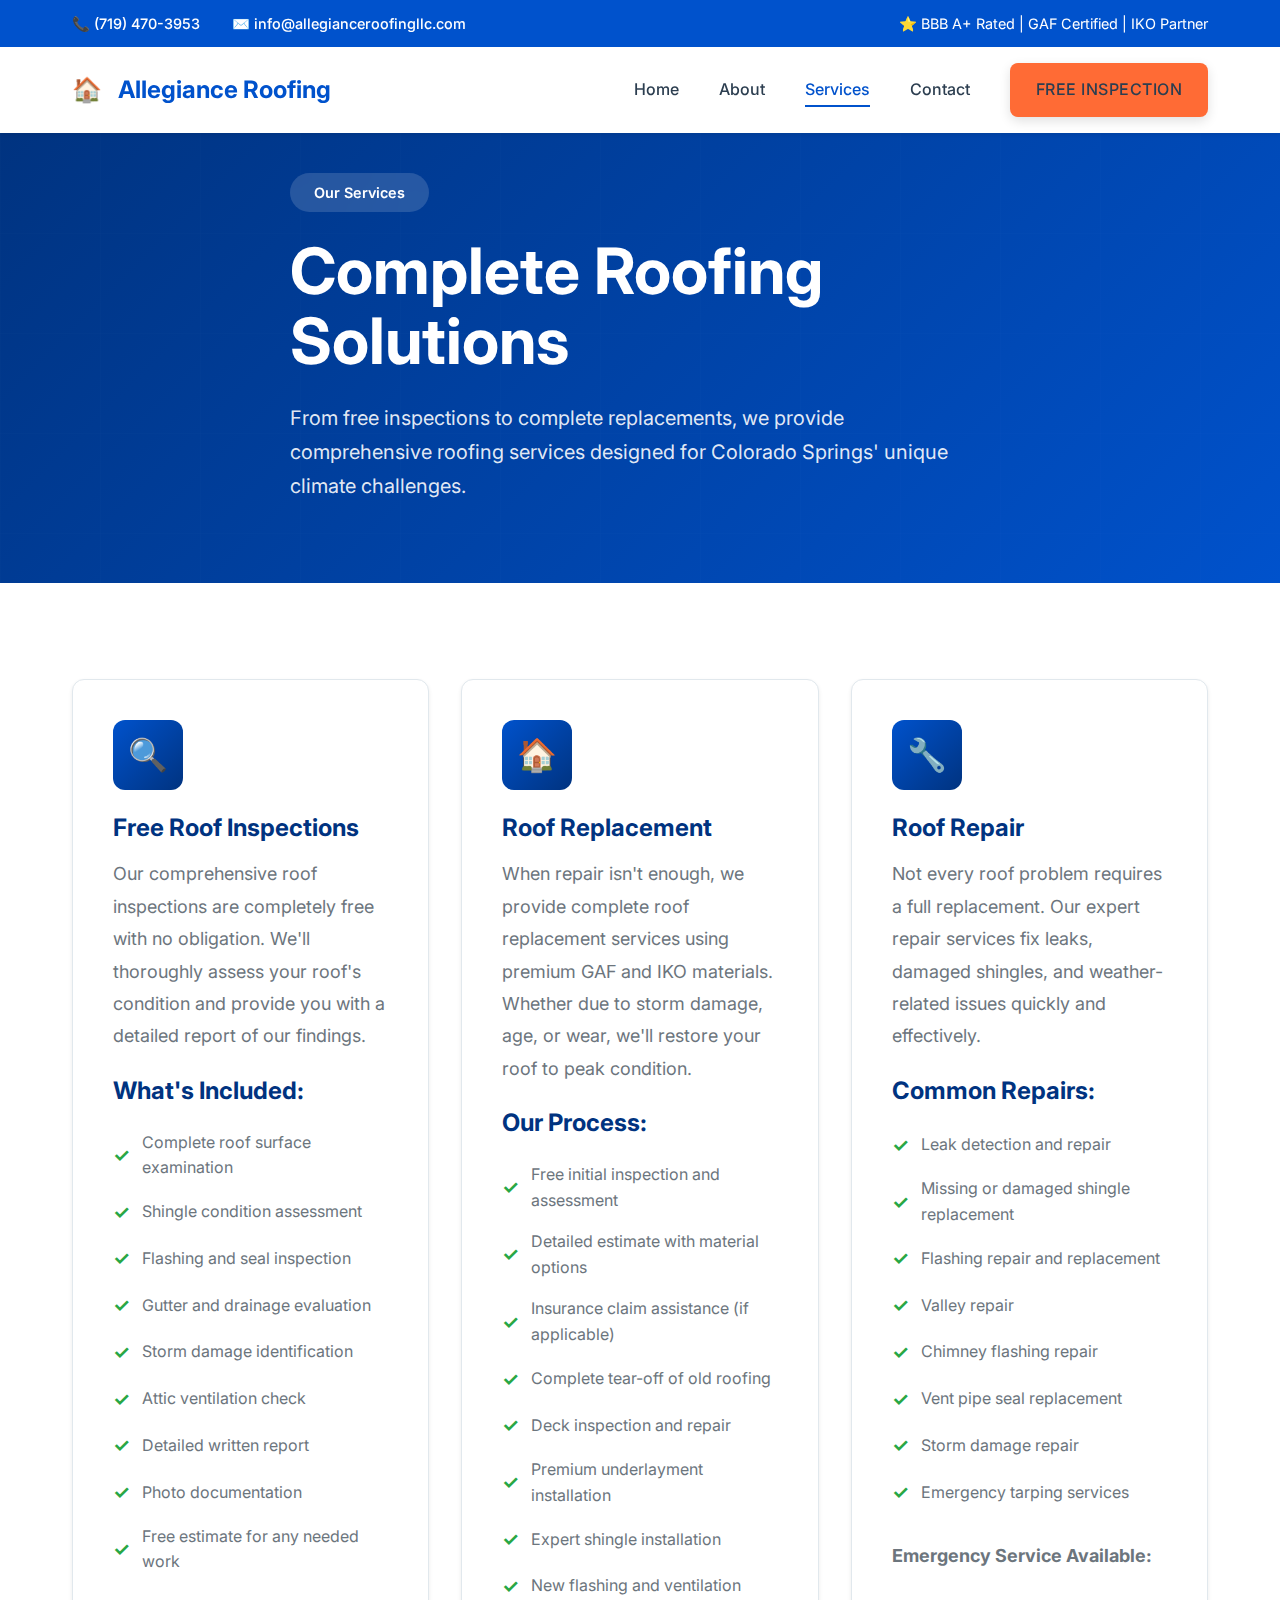
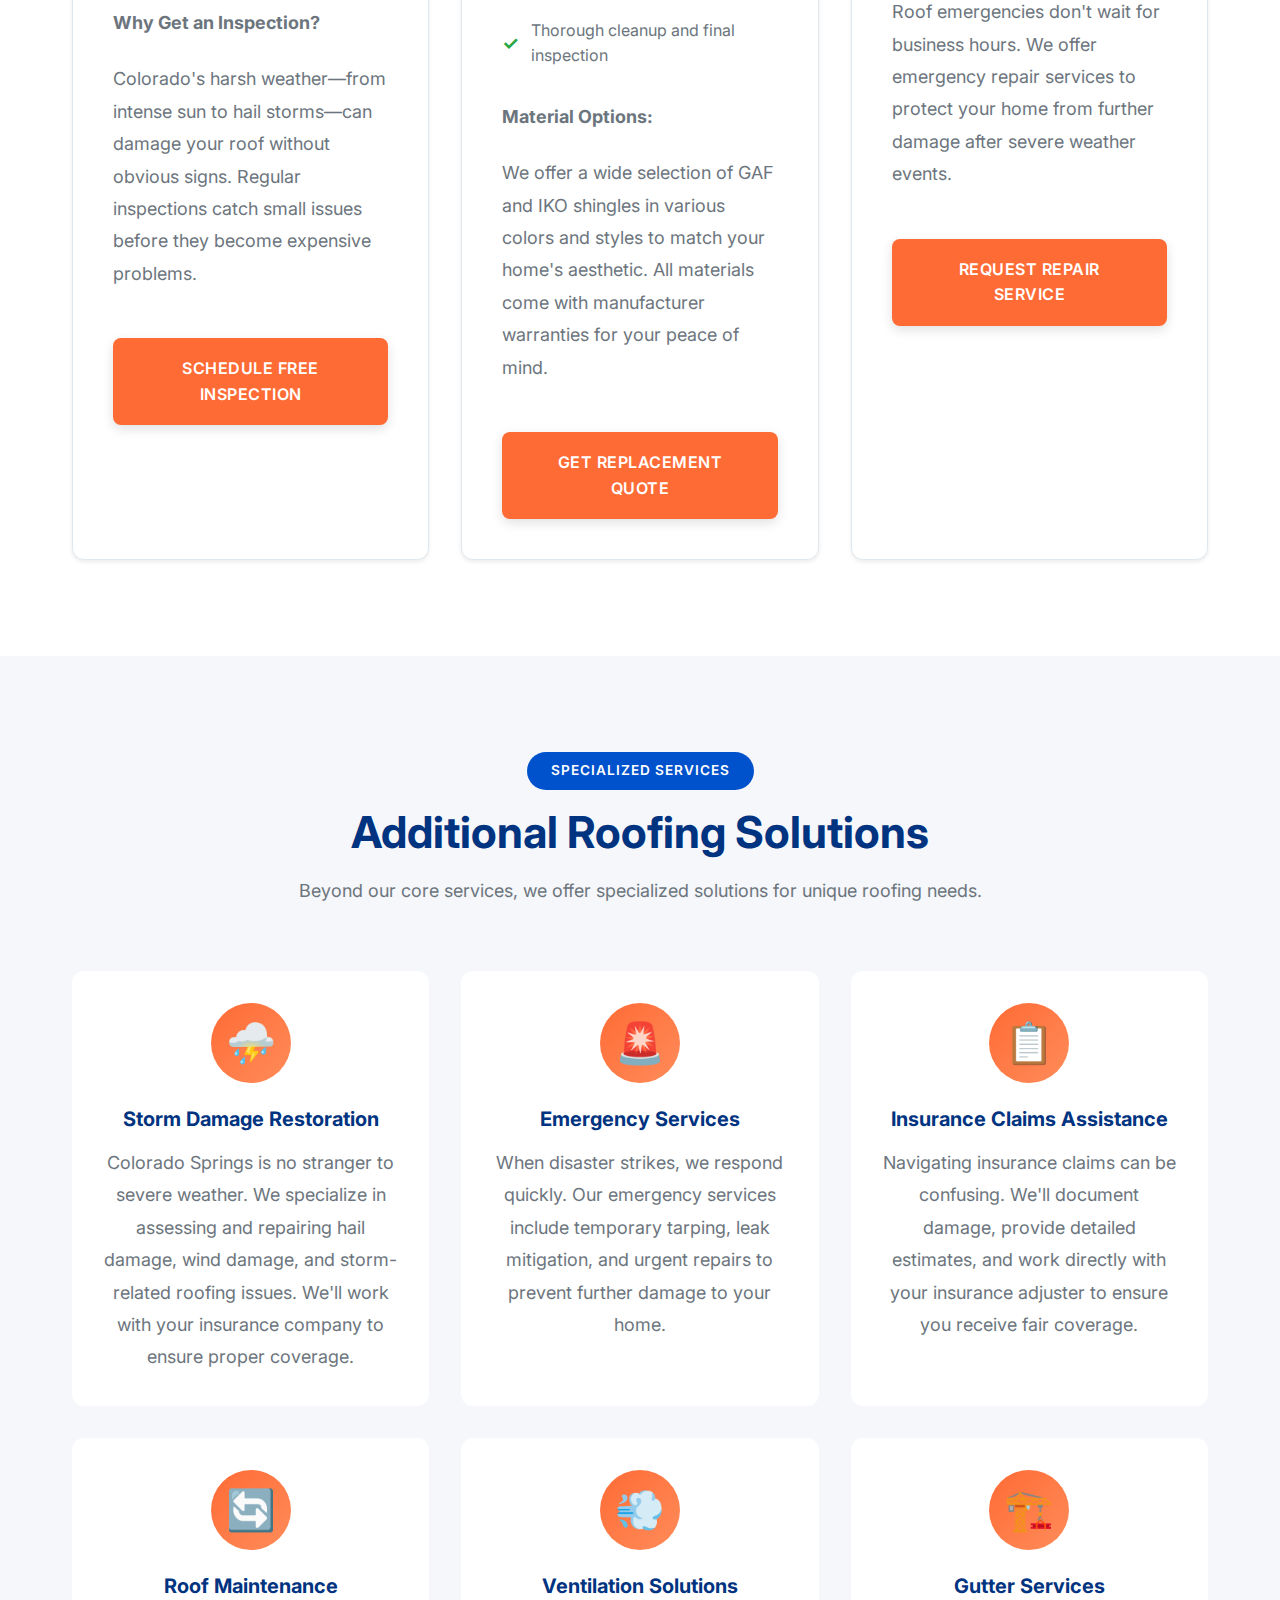
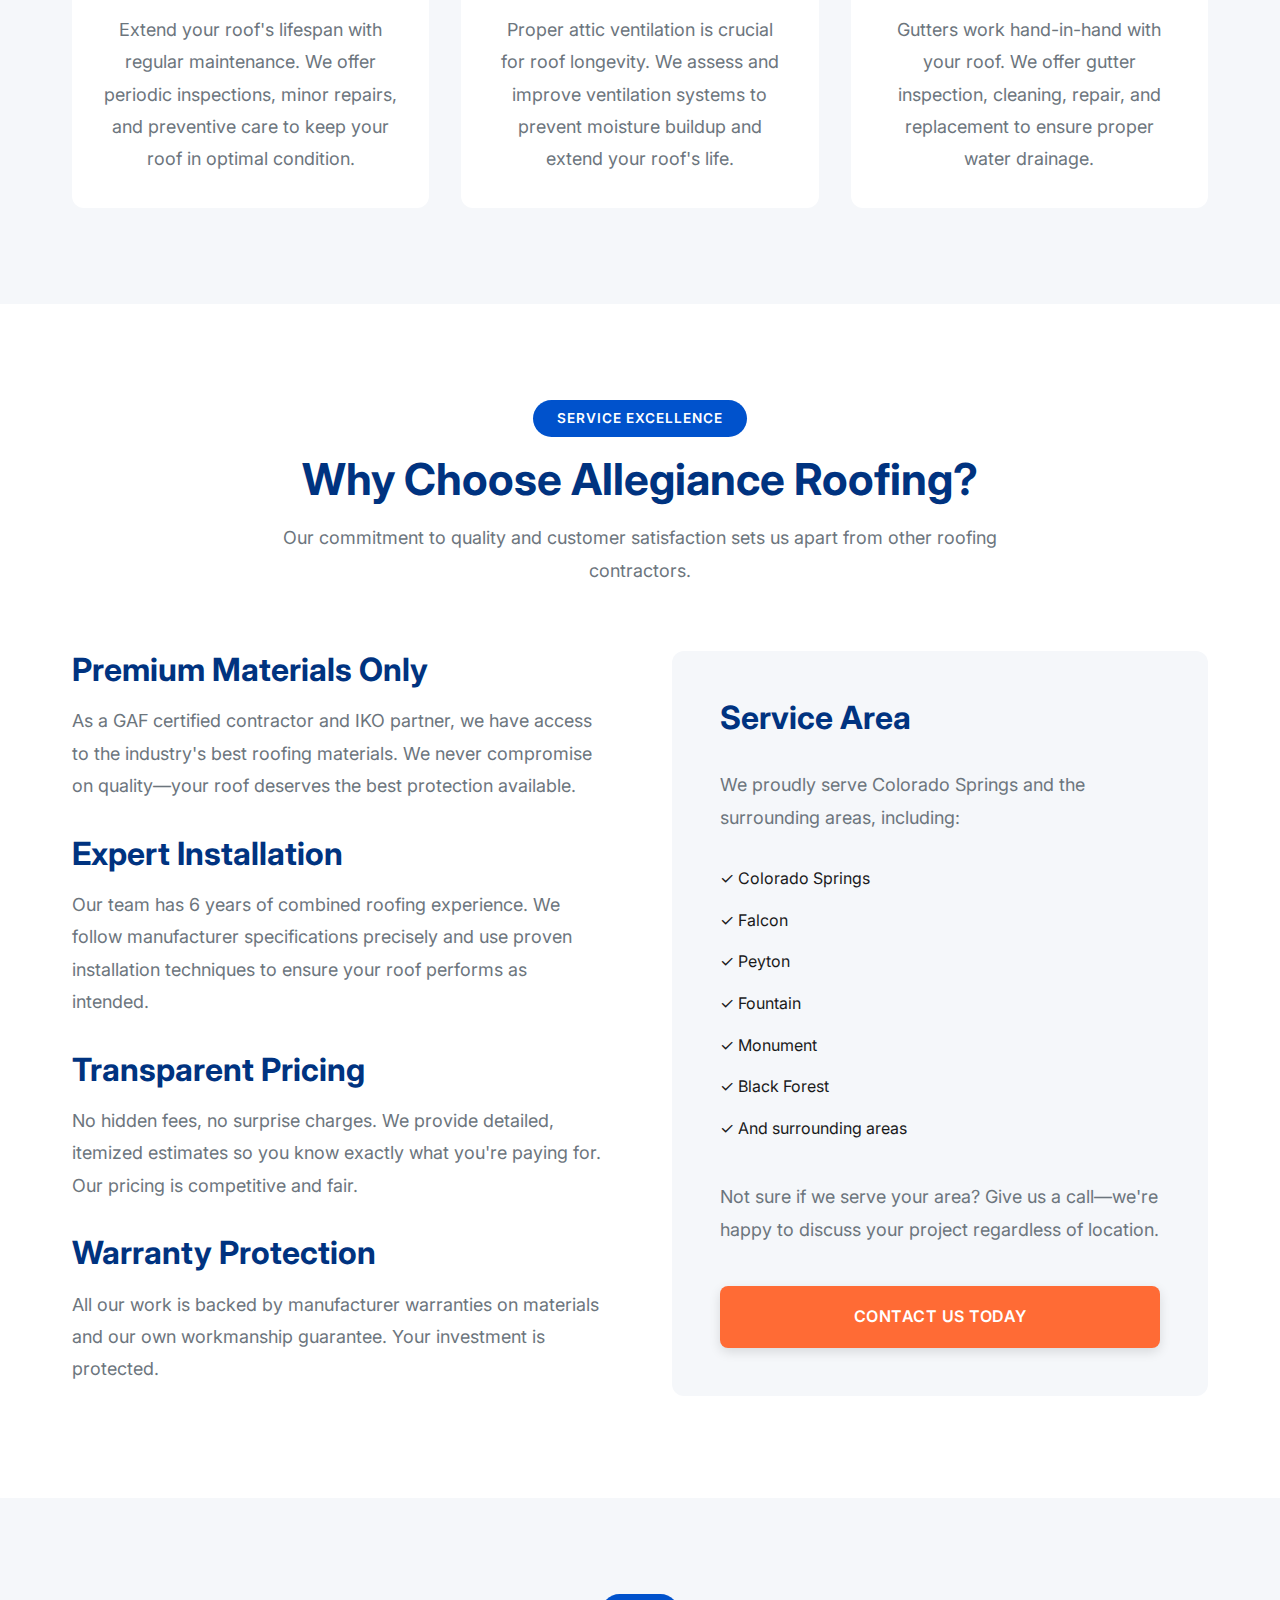
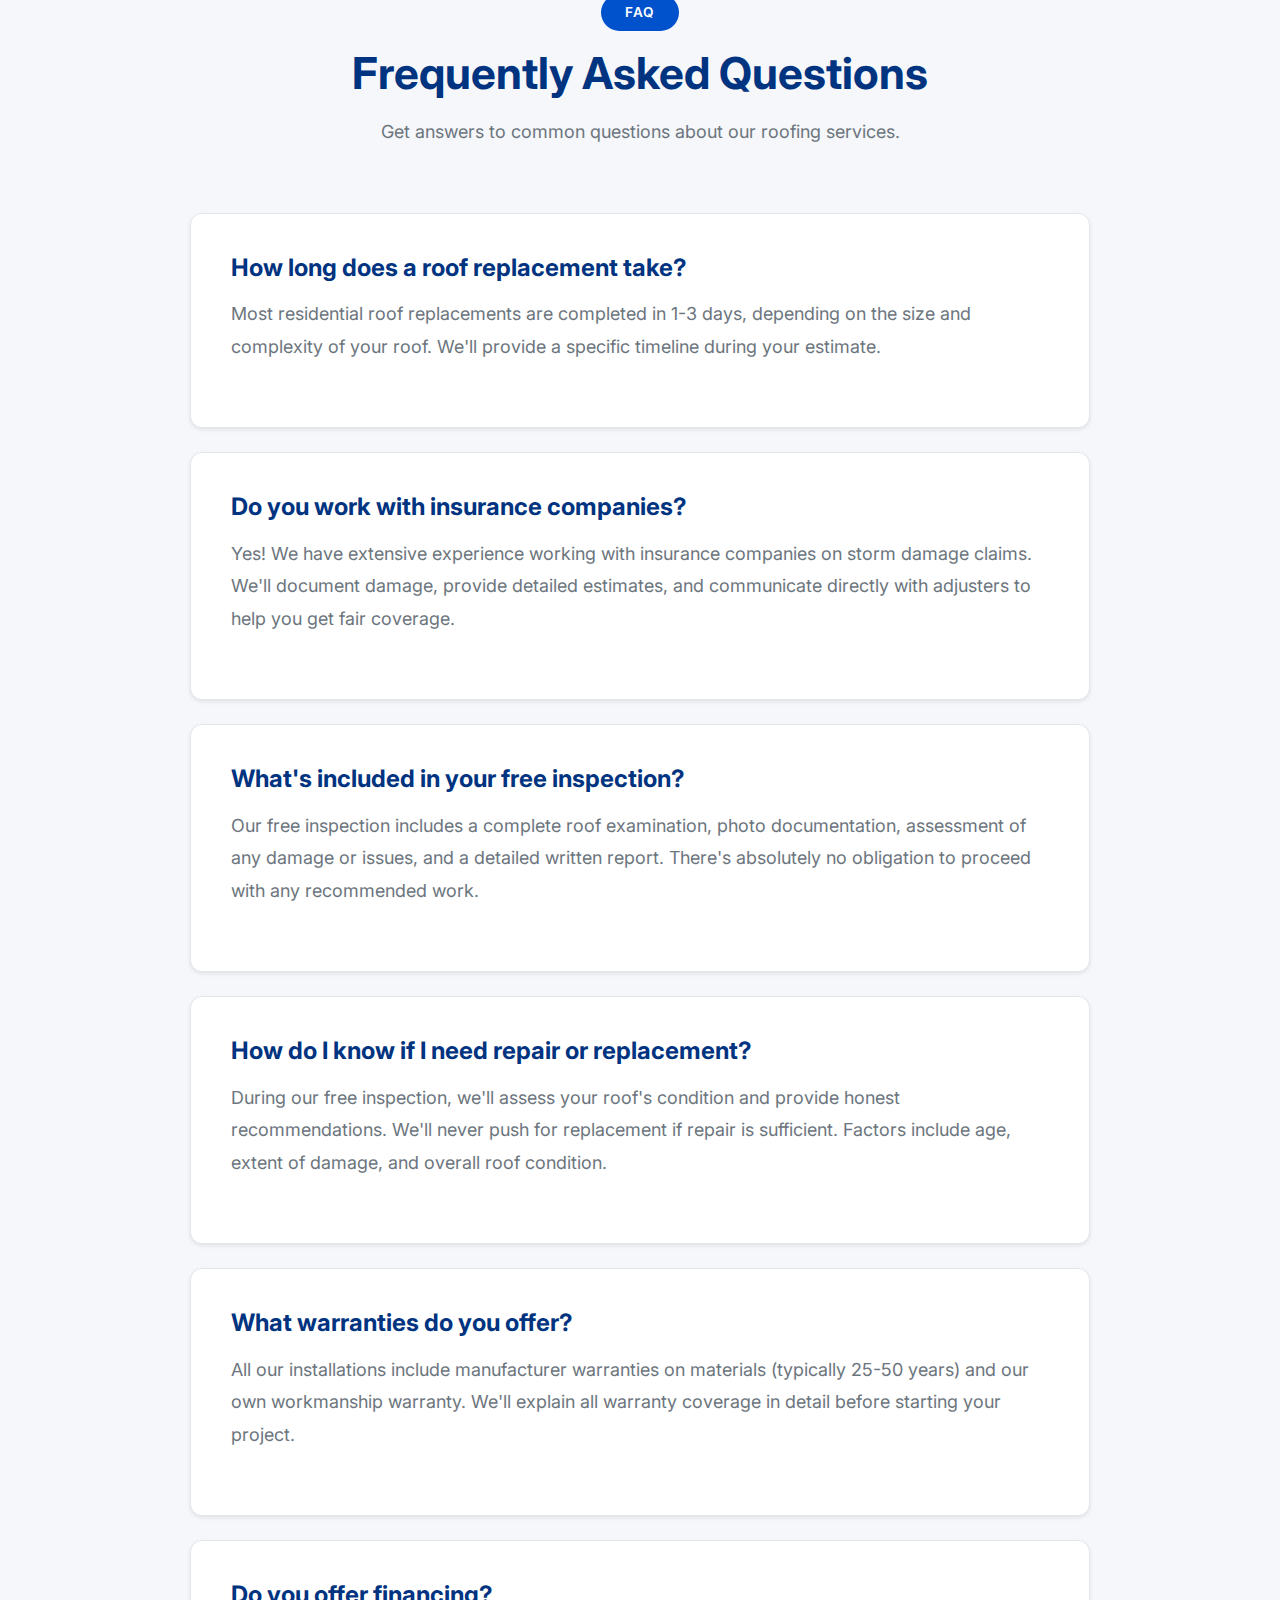
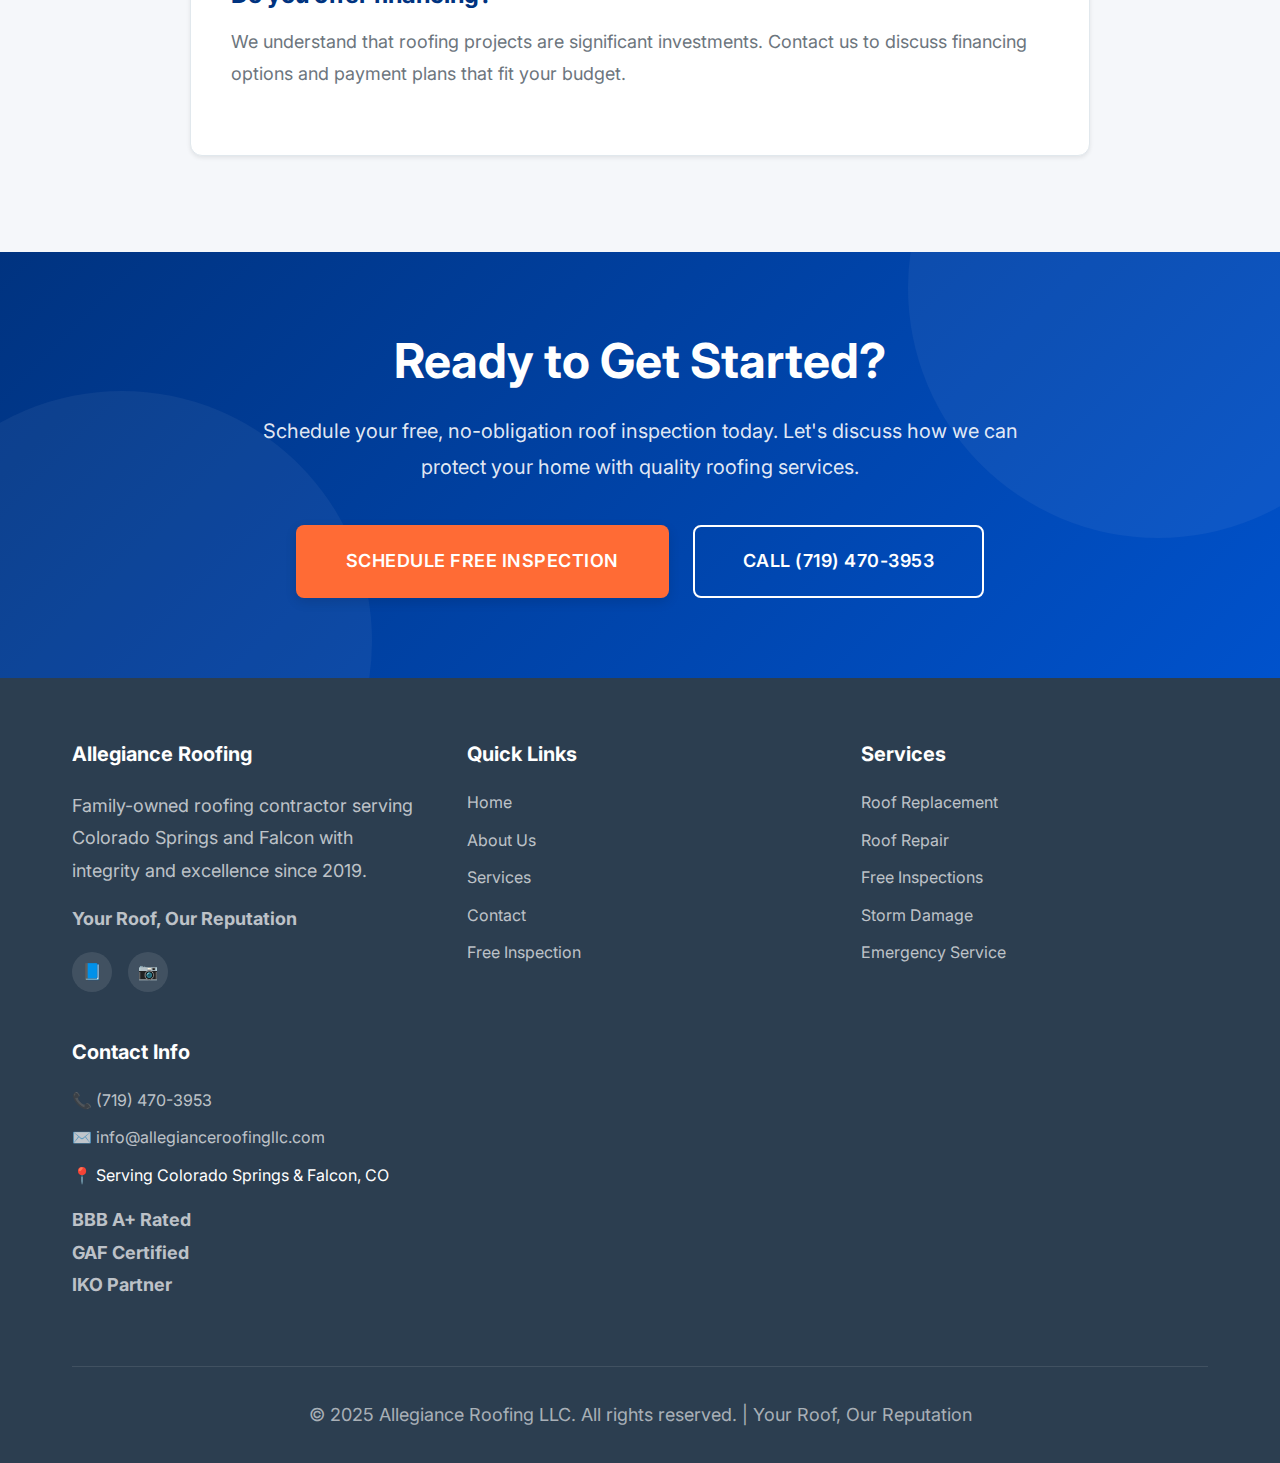
<file: pages/services.html>
<!DOCTYPE html>
<html lang="en">
<head>
    <meta charset="UTF-8">
    <meta name="viewport" content="width=device-width, initial-scale=1.0">
    <meta name="description" content="Roofing services in Colorado Springs - Roof replacement, repair, free inspections, storm damage restoration. GAF certified, BBB A+ rated.">
    <title>Roofing Services | Allegiance Roofing LLC</title>
    <link rel="stylesheet" href="../css/styles.css">
    <link href="https://fonts.googleapis.com/css2?family=Inter:wght@400;500;600;700;800&display=swap" rel="stylesheet">
</head>
<body>
    <!-- Header -->
    <header class="header" id="header">
        <div class="top-bar">
            <div class="container">
                <div class="top-bar-left">
                    <a href="tel:719-470-3953">📞 (719) 470-3953</a>
                    <a href="mailto:info@allegianceroofingllc.com">✉️ info@allegianceroofingllc.com</a>
                </div>
                <div class="top-bar-right">
                    <span>⭐ BBB A+ Rated | GAF Certified | IKO Partner</span>
                </div>
            </div>
        </div>
        
        <div class="nav-wrapper">
            <div class="container">
                <nav class="nav-container">
                    <a href="../index.html" class="logo">
                        <span>🏠</span>
                        <span>Allegiance Roofing</span>
                    </a>
                    
                    <ul class="nav-menu" id="navMenu">
                        <li><a href="../index.html">Home</a></li>
                        <li><a href="about.html">About</a></li>
                        <li><a href="services.html" class="active">Services</a></li>
                        <li><a href="contact.html">Contact</a></li>
                        <li><a href="contact.html" class="btn btn-primary" style="padding: 0.75rem 1.5rem;">Free Inspection</a></li>
                    </ul>
                    
                    <button class="mobile-menu-toggle" id="mobileMenuToggle">☰</button>
                </nav>
            </div>
        </div>
    </header>

    <!-- Page Hero -->
    <section class="hero" style="min-height: 50vh;">
        <div class="container">
            <div class="hero-content fade-in-up">
                <div class="hero-badge">Our Services</div>
                <h1>Complete Roofing Solutions</h1>
                <p>From free inspections to complete replacements, we provide comprehensive roofing services designed for Colorado Springs' unique climate challenges.</p>
            </div>
        </div>
    </section>

    <!-- Main Services -->
    <section class="section">
        <div class="container">
            <div class="services-grid">
                <div class="service-card">
                    <div class="service-icon">🔍</div>
                    <h3>Free Roof Inspections</h3>
                    <p>Our comprehensive roof inspections are completely free with no obligation. We'll thoroughly assess your roof's condition and provide you with a detailed report of our findings.</p>
                    
                    <h4 style="margin-top: 1.5rem; margin-bottom: 1rem;">What's Included:</h4>
                    <ul>
                        <li>Complete roof surface examination</li>
                        <li>Shingle condition assessment</li>
                        <li>Flashing and seal inspection</li>
                        <li>Gutter and drainage evaluation</li>
                        <li>Storm damage identification</li>
                        <li>Attic ventilation check</li>
                        <li>Detailed written report</li>
                        <li>Photo documentation</li>
                        <li>Free estimate for any needed work</li>
                    </ul>
                    
                    <p style="margin-top: 1.5rem;"><strong>Why Get an Inspection?</strong></p>
                    <p>Colorado's harsh weather—from intense sun to hail storms—can damage your roof without obvious signs. Regular inspections catch small issues before they become expensive problems.</p>
                    
                    <a href="contact.html" class="btn btn-primary" style="margin-top: 1.5rem;">Schedule Free Inspection</a>
                </div>
                
                <div class="service-card">
                    <div class="service-icon">🏠</div>
                    <h3>Roof Replacement</h3>
                    <p>When repair isn't enough, we provide complete roof replacement services using premium GAF and IKO materials. Whether due to storm damage, age, or wear, we'll restore your roof to peak condition.</p>
                    
                    <h4 style="margin-top: 1.5rem; margin-bottom: 1rem;">Our Process:</h4>
                    <ul>
                        <li>Free initial inspection and assessment</li>
                        <li>Detailed estimate with material options</li>
                        <li>Insurance claim assistance (if applicable)</li>
                        <li>Complete tear-off of old roofing</li>
                        <li>Deck inspection and repair</li>
                        <li>Premium underlayment installation</li>
                        <li>Expert shingle installation</li>
                        <li>New flashing and ventilation</li>
                        <li>Thorough cleanup and final inspection</li>
                    </ul>
                    
                    <p style="margin-top: 1.5rem;"><strong>Material Options:</strong></p>
                    <p>We offer a wide selection of GAF and IKO shingles in various colors and styles to match your home's aesthetic. All materials come with manufacturer warranties for your peace of mind.</p>
                    
                    <a href="contact.html" class="btn btn-primary" style="margin-top: 1.5rem;">Get Replacement Quote</a>
                </div>
                
                <div class="service-card">
                    <div class="service-icon">🔧</div>
                    <h3>Roof Repair</h3>
                    <p>Not every roof problem requires a full replacement. Our expert repair services fix leaks, damaged shingles, and weather-related issues quickly and effectively.</p>
                    
                    <h4 style="margin-top: 1.5rem; margin-bottom: 1rem;">Common Repairs:</h4>
                    <ul>
                        <li>Leak detection and repair</li>
                        <li>Missing or damaged shingle replacement</li>
                        <li>Flashing repair and replacement</li>
                        <li>Valley repair</li>
                        <li>Chimney flashing repair</li>
                        <li>Vent pipe seal replacement</li>
                        <li>Storm damage repair</li>
                        <li>Emergency tarping services</li>
                    </ul>
                    
                    <p style="margin-top: 1.5rem;"><strong>Emergency Service Available:</strong></p>
                    <p>Roof emergencies don't wait for business hours. We offer emergency repair services to protect your home from further damage after severe weather events.</p>
                    
                    <a href="contact.html" class="btn btn-primary" style="margin-top: 1.5rem;">Request Repair Service</a>
                </div>
            </div>
        </div>
    </section>

    <!-- Additional Services -->
    <section class="section section-light">
        <div class="container">
            <div class="section-header">
                <span class="section-badge">Specialized Services</span>
                <h2>Additional Roofing Solutions</h2>
                <p>Beyond our core services, we offer specialized solutions for unique roofing needs.</p>
            </div>
            
            <div class="features-grid">
                <div class="feature-card">
                    <div class="feature-icon">⛈️</div>
                    <h3>Storm Damage Restoration</h3>
                    <p>Colorado Springs is no stranger to severe weather. We specialize in assessing and repairing hail damage, wind damage, and storm-related roofing issues. We'll work with your insurance company to ensure proper coverage.</p>
                </div>
                
                <div class="feature-card">
                    <div class="feature-icon">🚨</div>
                    <h3>Emergency Services</h3>
                    <p>When disaster strikes, we respond quickly. Our emergency services include temporary tarping, leak mitigation, and urgent repairs to prevent further damage to your home.</p>
                </div>
                
                <div class="feature-card">
                    <div class="feature-icon">📋</div>
                    <h3>Insurance Claims Assistance</h3>
                    <p>Navigating insurance claims can be confusing. We'll document damage, provide detailed estimates, and work directly with your insurance adjuster to ensure you receive fair coverage.</p>
                </div>
                
                <div class="feature-card">
                    <div class="feature-icon">🔄</div>
                    <h3>Roof Maintenance</h3>
                    <p>Extend your roof's lifespan with regular maintenance. We offer periodic inspections, minor repairs, and preventive care to keep your roof in optimal condition.</p>
                </div>
                
                <div class="feature-card">
                    <div class="feature-icon">💨</div>
                    <h3>Ventilation Solutions</h3>
                    <p>Proper attic ventilation is crucial for roof longevity. We assess and improve ventilation systems to prevent moisture buildup and extend your roof's life.</p>
                </div>
                
                <div class="feature-card">
                    <div class="feature-icon">🏗️</div>
                    <h3>Gutter Services</h3>
                    <p>Gutters work hand-in-hand with your roof. We offer gutter inspection, cleaning, repair, and replacement to ensure proper water drainage.</p>
                </div>
            </div>
        </div>
    </section>

    <!-- Why Choose Our Services -->
    <section class="section">
        <div class="container">
            <div class="section-header">
                <span class="section-badge">Service Excellence</span>
                <h2>Why Choose Allegiance Roofing?</h2>
                <p>Our commitment to quality and customer satisfaction sets us apart from other roofing contractors.</p>
            </div>
            
            <div class="contact-wrapper">
                <div>
                    <h3>Premium Materials Only</h3>
                    <p>As a GAF certified contractor and IKO partner, we have access to the industry's best roofing materials. We never compromise on quality—your roof deserves the best protection available.</p>
                    
                    <h3 style="margin-top: 2rem;">Expert Installation</h3>
                    <p>Our team has 6 years of combined roofing experience. We follow manufacturer specifications precisely and use proven installation techniques to ensure your roof performs as intended.</p>
                    
                    <h3 style="margin-top: 2rem;">Transparent Pricing</h3>
                    <p>No hidden fees, no surprise charges. We provide detailed, itemized estimates so you know exactly what you're paying for. Our pricing is competitive and fair.</p>
                    
                    <h3 style="margin-top: 2rem;">Warranty Protection</h3>
                    <p>All our work is backed by manufacturer warranties on materials and our own workmanship guarantee. Your investment is protected.</p>
                </div>
                
                <div class="contact-info">
                    <h3>Service Area</h3>
                    <p>We proudly serve Colorado Springs and the surrounding areas, including:</p>
                    
                    <ul style="list-style: none; padding: 0; margin-top: 1.5rem;">
                        <li style="padding: 0.5rem 0; color: var(--text-dark);">✓ Colorado Springs</li>
                        <li style="padding: 0.5rem 0; color: var(--text-dark);">✓ Falcon</li>
                        <li style="padding: 0.5rem 0; color: var(--text-dark);">✓ Peyton</li>
                        <li style="padding: 0.5rem 0; color: var(--text-dark);">✓ Fountain</li>
                        <li style="padding: 0.5rem 0; color: var(--text-dark);">✓ Monument</li>
                        <li style="padding: 0.5rem 0; color: var(--text-dark);">✓ Black Forest</li>
                        <li style="padding: 0.5rem 0; color: var(--text-dark);">✓ And surrounding areas</li>
                    </ul>
                    
                    <p style="margin-top: 2rem;">Not sure if we serve your area? Give us a call—we're happy to discuss your project regardless of location.</p>
                    
                    <a href="contact.html" class="btn btn-primary" style="margin-top: 1.5rem; width: 100%;">Contact Us Today</a>
                </div>
            </div>
        </div>
    </section>

    <!-- FAQ Section -->
    <section class="section section-light">
        <div class="container">
            <div class="section-header">
                <span class="section-badge">FAQ</span>
                <h2>Frequently Asked Questions</h2>
                <p>Get answers to common questions about our roofing services.</p>
            </div>
            
            <div style="max-width: 900px; margin: 0 auto;">
                <div class="service-card" style="margin-bottom: 1.5rem;">
                    <h3>How long does a roof replacement take?</h3>
                    <p>Most residential roof replacements are completed in 1-3 days, depending on the size and complexity of your roof. We'll provide a specific timeline during your estimate.</p>
                </div>
                
                <div class="service-card" style="margin-bottom: 1.5rem;">
                    <h3>Do you work with insurance companies?</h3>
                    <p>Yes! We have extensive experience working with insurance companies on storm damage claims. We'll document damage, provide detailed estimates, and communicate directly with adjusters to help you get fair coverage.</p>
                </div>
                
                <div class="service-card" style="margin-bottom: 1.5rem;">
                    <h3>What's included in your free inspection?</h3>
                    <p>Our free inspection includes a complete roof examination, photo documentation, assessment of any damage or issues, and a detailed written report. There's absolutely no obligation to proceed with any recommended work.</p>
                </div>
                
                <div class="service-card" style="margin-bottom: 1.5rem;">
                    <h3>How do I know if I need repair or replacement?</h3>
                    <p>During our free inspection, we'll assess your roof's condition and provide honest recommendations. We'll never push for replacement if repair is sufficient. Factors include age, extent of damage, and overall roof condition.</p>
                </div>
                
                <div class="service-card" style="margin-bottom: 1.5rem;">
                    <h3>What warranties do you offer?</h3>
                    <p>All our installations include manufacturer warranties on materials (typically 25-50 years) and our own workmanship warranty. We'll explain all warranty coverage in detail before starting your project.</p>
                </div>
                
                <div class="service-card">
                    <h3>Do you offer financing?</h3>
                    <p>We understand that roofing projects are significant investments. Contact us to discuss financing options and payment plans that fit your budget.</p>
                </div>
            </div>
        </div>
    </section>

    <!-- CTA Section -->
    <section class="cta-section">
        <div class="cta-content">
            <h2>Ready to Get Started?</h2>
            <p>Schedule your free, no-obligation roof inspection today. Let's discuss how we can protect your home with quality roofing services.</p>
            <div class="cta-buttons">
                <a href="contact.html" class="btn btn-primary btn-large">Schedule Free Inspection</a>
                <a href="tel:719-470-3953" class="btn btn-outline btn-large">Call (719) 470-3953</a>
            </div>
        </div>
    </section>

    <!-- Footer -->
    <footer class="footer">
        <div class="container">
            <div class="footer-content">
                <div class="footer-section">
                    <h3>Allegiance Roofing</h3>
                    <p>Family-owned roofing contractor serving Colorado Springs and Falcon with integrity and excellence since 2019.</p>
                    <p><strong>Your Roof, Our Reputation</strong></p>
                    <div class="social-links">
                        <a href="https://www.facebook.com/allegianceroofingllc/" target="_blank" class="social-link">📘</a>
                        <a href="http://www.instagram.com/allegiance_roofingllc" target="_blank" class="social-link">📷</a>
                    </div>
                </div>
                
                <div class="footer-section">
                    <h3>Quick Links</h3>
                    <ul>
                        <li><a href="../index.html">Home</a></li>
                        <li><a href="about.html">About Us</a></li>
                        <li><a href="services.html">Services</a></li>
                        <li><a href="contact.html">Contact</a></li>
                        <li><a href="contact.html">Free Inspection</a></li>
                    </ul>
                </div>
                
                <div class="footer-section">
                    <h3>Services</h3>
                    <ul>
                        <li><a href="services.html">Roof Replacement</a></li>
                        <li><a href="services.html">Roof Repair</a></li>
                        <li><a href="services.html">Free Inspections</a></li>
                        <li><a href="services.html">Storm Damage</a></li>
                        <li><a href="services.html">Emergency Service</a></li>
                    </ul>
                </div>
                
                <div class="footer-section">
                    <h3>Contact Info</h3>
                    <ul>
                        <li><a href="tel:719-470-3953">📞 (719) 470-3953</a></li>
                        <li><a href="mailto:info@allegianceroofingllc.com">✉️ info@allegianceroofingllc.com</a></li>
                        <li>📍 Serving Colorado Springs & Falcon, CO</li>
                    </ul>
                    <p style="margin-top: 1rem;">
                        <strong>BBB A+ Rated</strong><br>
                        <strong>GAF Certified</strong><br>
                        <strong>IKO Partner</strong>
                    </p>
                </div>
            </div>
            
            <div class="footer-bottom">
                <p>&copy; 2025 Allegiance Roofing LLC. All rights reserved. | Your Roof, Our Reputation</p>
            </div>
        </div>
    </footer>

    <script src="../js/main.js"></script>
</body>
</html>
</file>
<file: css/styles.css>
/* ===================================
   Allegiance Roofing - Modern Design
   =================================== */

/* CSS Variables for Brand Colors */
:root {
  --primary-blue: #0052CC;
  --dark-blue: #003380;
  --accent-orange: #FF6B35;
  --light-gray: #F5F7FA;
  --medium-gray: #E1E8ED;
  --dark-gray: #2C3E50;
  --text-dark: #1A1A1A;
  --text-light: #6C757D;
  --white: #FFFFFF;
  --success-green: #28A745;
  --shadow-sm: 0 2px 4px rgba(0,0,0,0.08);
  --shadow-md: 0 4px 12px rgba(0,0,0,0.12);
  --shadow-lg: 0 8px 24px rgba(0,0,0,0.15);
  --transition: all 0.3s cubic-bezier(0.4, 0, 0.2, 1);
}

/* Reset & Base Styles */
* {
  margin: 0;
  padding: 0;
  box-sizing: border-box;
}

html {
  scroll-behavior: smooth;
  font-size: 16px;
}

body {
  font-family: 'Inter', -apple-system, BlinkMacSystemFont, 'Segoe UI', Roboto, Oxygen, Ubuntu, Cantarell, sans-serif;
  line-height: 1.6;
  color: var(--text-dark);
  background-color: var(--white);
  overflow-x: hidden;
}

/* Typography */
h1, h2, h3, h4, h5, h6 {
  font-weight: 700;
  line-height: 1.2;
  margin-bottom: 1rem;
  color: var(--dark-blue);
}

h1 { font-size: 3.5rem; }
h2 { font-size: 2.75rem; }
h3 { font-size: 2rem; }
h4 { font-size: 1.5rem; }
h5 { font-size: 1.25rem; }
h6 { font-size: 1rem; }

p {
  margin-bottom: 1rem;
  color: var(--text-light);
  font-size: 1.125rem;
  line-height: 1.8;
}

a {
  text-decoration: none;
  color: inherit;
  transition: var(--transition);
}

img {
  max-width: 100%;
  height: auto;
  display: block;
}

/* Container */
.container {
  max-width: 1200px;
  margin: 0 auto;
  padding: 0 2rem;
}

.container-wide {
  max-width: 1400px;
  margin: 0 auto;
  padding: 0 2rem;
}

/* Header & Navigation */
.header {
  background: var(--white);
  box-shadow: var(--shadow-sm);
  position: sticky;
  top: 0;
  z-index: 1000;
  transition: var(--transition);
}

.header.scrolled {
  box-shadow: var(--shadow-md);
}

.top-bar {
  background: var(--primary-blue);
  color: var(--white);
  padding: 0.75rem 0;
  font-size: 0.9rem;
}

.top-bar .container {
  display: flex;
  justify-content: space-between;
  align-items: center;
  flex-wrap: wrap;
  gap: 1rem;
}

.top-bar-left, .top-bar-right {
  display: flex;
  gap: 2rem;
  align-items: center;
}

.top-bar a {
  color: var(--white);
  display: flex;
  align-items: center;
  gap: 0.5rem;
  font-weight: 500;
}

.top-bar a:hover {
  opacity: 0.9;
}

.nav-wrapper {
  padding: 1rem 0;
}

.nav-container {
  display: flex;
  justify-content: space-between;
  align-items: center;
}

.logo {
  display: flex;
  align-items: center;
  gap: 1rem;
  font-size: 1.5rem;
  font-weight: 700;
  color: var(--primary-blue);
}

.logo-img {
  height: 60px;
  width: auto;
}

.nav-menu {
  display: flex;
  list-style: none;
  gap: 2.5rem;
  align-items: center;
}

.nav-menu a {
  color: var(--dark-gray);
  font-weight: 500;
  font-size: 1rem;
  position: relative;
  padding: 0.5rem 0;
}

.nav-menu a::after {
  content: '';
  position: absolute;
  bottom: 0;
  left: 0;
  width: 0;
  height: 2px;
  background: var(--primary-blue);
  transition: var(--transition);
}

.nav-menu a:hover::after,
.nav-menu a.active::after {
  width: 100%;
}

.nav-menu a:hover,
.nav-menu a.active {
  color: var(--primary-blue);
}

.mobile-menu-toggle {
  display: none;
  background: none;
  border: none;
  font-size: 1.5rem;
  cursor: pointer;
  color: var(--dark-gray);
}

/* Buttons */
.btn {
  display: inline-block;
  padding: 1rem 2rem;
  font-size: 1rem;
  font-weight: 600;
  text-align: center;
  border-radius: 8px;
  cursor: pointer;
  transition: var(--transition);
  border: 2px solid transparent;
  text-transform: uppercase;
  letter-spacing: 0.5px;
}

.btn-primary {
  background: var(--accent-orange);
  color: var(--white);
  box-shadow: var(--shadow-md);
}

.btn-primary:hover {
  background: #E55A2B;
  transform: translateY(-2px);
  box-shadow: var(--shadow-lg);
}

.btn-secondary {
  background: var(--white);
  color: var(--primary-blue);
  border-color: var(--primary-blue);
}

.btn-secondary:hover {
  background: var(--primary-blue);
  color: var(--white);
}

.btn-large {
  padding: 1.25rem 3rem;
  font-size: 1.125rem;
}

.btn-outline {
  background: transparent;
  color: var(--white);
  border-color: var(--white);
}

.btn-outline:hover {
  background: var(--white);
  color: var(--primary-blue);
}

/* Hero Section */
.hero {
  position: relative;
  min-height: 90vh;
  display: flex;
  align-items: center;
  background: linear-gradient(135deg, var(--dark-blue) 0%, var(--primary-blue) 100%);
  color: var(--white);
  overflow: hidden;
}

.hero::before {
  content: '';
  position: absolute;
  top: 0;
  left: 0;
  right: 0;
  bottom: 0;
  background: url('data:image/svg+xml,<svg width="100" height="100" xmlns="http://www.w3.org/2000/svg"><defs><pattern id="grid" width="100" height="100" patternUnits="userSpaceOnUse"><path d="M 100 0 L 0 0 0 100" fill="none" stroke="rgba(255,255,255,0.05)" stroke-width="1"/></pattern></defs><rect width="100%" height="100%" fill="url(%23grid)"/></svg>');
  opacity: 0.3;
}

.hero-content {
  position: relative;
  z-index: 2;
  max-width: 700px;
}

.hero-badge {
  display: inline-block;
  background: rgba(255, 255, 255, 0.15);
  padding: 0.5rem 1.5rem;
  border-radius: 50px;
  font-size: 0.9rem;
  font-weight: 600;
  margin-bottom: 1.5rem;
  backdrop-filter: blur(10px);
}

.hero h1 {
  color: var(--white);
  font-size: 4rem;
  margin-bottom: 1.5rem;
  line-height: 1.1;
}

.hero p {
  color: rgba(255, 255, 255, 0.9);
  font-size: 1.25rem;
  margin-bottom: 2.5rem;
  line-height: 1.7;
}

.hero-buttons {
  display: flex;
  gap: 1.5rem;
  flex-wrap: wrap;
}

.hero-features {
  display: flex;
  gap: 3rem;
  margin-top: 3rem;
  flex-wrap: wrap;
}

.hero-feature {
  display: flex;
  align-items: center;
  gap: 1rem;
}

.hero-feature-icon {
  font-size: 2rem;
  color: var(--accent-orange);
}

.hero-feature-text h4 {
  color: var(--white);
  font-size: 1.25rem;
  margin-bottom: 0.25rem;
}

.hero-feature-text p {
  color: rgba(255, 255, 255, 0.8);
  font-size: 0.9rem;
  margin: 0;
}

/* Trust Badges */
.trust-badges {
  background: var(--white);
  padding: 2rem 0;
  border-bottom: 1px solid var(--medium-gray);
}

.trust-badges-container {
  display: flex;
  justify-content: space-around;
  align-items: center;
  flex-wrap: wrap;
  gap: 2rem;
}

.trust-badge {
  display: flex;
  flex-direction: column;
  align-items: center;
  text-align: center;
  gap: 0.5rem;
}

.trust-badge-icon {
  font-size: 2.5rem;
  color: var(--primary-blue);
}

.trust-badge h4 {
  font-size: 1rem;
  color: var(--dark-gray);
  margin: 0;
}

.trust-badge p {
  font-size: 0.85rem;
  color: var(--text-light);
  margin: 0;
}

/* Section Styles */
.section {
  padding: 6rem 0;
}

.section-light {
  background: var(--light-gray);
}

.section-header {
  text-align: center;
  max-width: 800px;
  margin: 0 auto 4rem;
}

.section-badge {
  display: inline-block;
  background: var(--primary-blue);
  color: var(--white);
  padding: 0.5rem 1.5rem;
  border-radius: 50px;
  font-size: 0.85rem;
  font-weight: 600;
  text-transform: uppercase;
  letter-spacing: 1px;
  margin-bottom: 1rem;
}

.section-header h2 {
  margin-bottom: 1rem;
}

.section-header p {
  font-size: 1.125rem;
  color: var(--text-light);
}

/* Services Grid */
.services-grid {
  display: grid;
  grid-template-columns: repeat(auto-fit, minmax(350px, 1fr));
  gap: 2rem;
}

.service-card {
  background: var(--white);
  border-radius: 12px;
  padding: 2.5rem;
  box-shadow: var(--shadow-sm);
  transition: var(--transition);
  border: 1px solid var(--medium-gray);
}

.service-card:hover {
  transform: translateY(-8px);
  box-shadow: var(--shadow-lg);
  border-color: var(--primary-blue);
}

.service-icon {
  width: 70px;
  height: 70px;
  background: linear-gradient(135deg, var(--primary-blue), var(--dark-blue));
  border-radius: 12px;
  display: flex;
  align-items: center;
  justify-content: center;
  font-size: 2rem;
  color: var(--white);
  margin-bottom: 1.5rem;
}

.service-card h3 {
  margin-bottom: 1rem;
  font-size: 1.5rem;
}

.service-card p {
  margin-bottom: 1.5rem;
  color: var(--text-light);
}

.service-card ul {
  list-style: none;
  margin-bottom: 1.5rem;
}

.service-card ul li {
  padding: 0.5rem 0;
  color: var(--text-light);
  display: flex;
  align-items: center;
  gap: 0.75rem;
}

.service-card ul li::before {
  content: '✓';
  color: var(--success-green);
  font-weight: bold;
  font-size: 1.2rem;
}

/* Why Choose Us */
.features-grid {
  display: grid;
  grid-template-columns: repeat(auto-fit, minmax(280px, 1fr));
  gap: 2rem;
}

.feature-card {
  text-align: center;
  padding: 2rem;
  background: var(--white);
  border-radius: 12px;
  transition: var(--transition);
}

.feature-card:hover {
  transform: translateY(-5px);
}

.feature-icon {
  width: 80px;
  height: 80px;
  background: linear-gradient(135deg, var(--accent-orange), #FF8C5A);
  border-radius: 50%;
  display: flex;
  align-items: center;
  justify-content: center;
  font-size: 2.5rem;
  color: var(--white);
  margin: 0 auto 1.5rem;
}

.feature-card h3 {
  margin-bottom: 1rem;
  font-size: 1.25rem;
}

.feature-card p {
  color: var(--text-light);
  margin: 0;
}

/* CTA Section */
.cta-section {
  background: linear-gradient(135deg, var(--dark-blue) 0%, var(--primary-blue) 100%);
  color: var(--white);
  text-align: center;
  padding: 5rem 2rem;
  position: relative;
  overflow: hidden;
}

.cta-section::before {
  content: '';
  position: absolute;
  top: -50%;
  right: -10%;
  width: 500px;
  height: 500px;
  background: rgba(255, 255, 255, 0.05);
  border-radius: 50%;
}

.cta-section::after {
  content: '';
  position: absolute;
  bottom: -50%;
  left: -10%;
  width: 500px;
  height: 500px;
  background: rgba(255, 255, 255, 0.05);
  border-radius: 50%;
}

.cta-content {
  position: relative;
  z-index: 2;
  max-width: 800px;
  margin: 0 auto;
}

.cta-section h2 {
  color: var(--white);
  font-size: 3rem;
  margin-bottom: 1.5rem;
}

.cta-section p {
  color: rgba(255, 255, 255, 0.9);
  font-size: 1.25rem;
  margin-bottom: 2.5rem;
}

.cta-buttons {
  display: flex;
  gap: 1.5rem;
  justify-content: center;
  flex-wrap: wrap;
}

/* Testimonials */
.testimonials-grid {
  display: grid;
  grid-template-columns: repeat(auto-fit, minmax(350px, 1fr));
  gap: 2rem;
}

.testimonial-card {
  background: var(--white);
  padding: 2.5rem;
  border-radius: 12px;
  box-shadow: var(--shadow-sm);
  position: relative;
}

.testimonial-quote {
  font-size: 3rem;
  color: var(--primary-blue);
  opacity: 0.2;
  position: absolute;
  top: 1rem;
  left: 1.5rem;
}

.testimonial-text {
  font-size: 1.125rem;
  color: var(--text-dark);
  margin-bottom: 1.5rem;
  line-height: 1.7;
  position: relative;
  z-index: 2;
}

.testimonial-author {
  display: flex;
  align-items: center;
  gap: 1rem;
}

.testimonial-avatar {
  width: 50px;
  height: 50px;
  background: var(--primary-blue);
  border-radius: 50%;
  display: flex;
  align-items: center;
  justify-content: center;
  color: var(--white);
  font-weight: 700;
  font-size: 1.25rem;
}

.testimonial-info h4 {
  font-size: 1rem;
  margin-bottom: 0.25rem;
}

.testimonial-info p {
  font-size: 0.9rem;
  color: var(--text-light);
  margin: 0;
}

.testimonial-stars {
  color: #FFB800;
  font-size: 1rem;
  margin-top: 0.5rem;
}

/* Contact Form */
.contact-wrapper {
  display: grid;
  grid-template-columns: 1fr 1fr;
  gap: 4rem;
  align-items: start;
}

.contact-info {
  background: var(--light-gray);
  padding: 3rem;
  border-radius: 12px;
}

.contact-info h3 {
  margin-bottom: 2rem;
}

.contact-item {
  display: flex;
  align-items: start;
  gap: 1.5rem;
  margin-bottom: 2rem;
}

.contact-icon {
  width: 50px;
  height: 50px;
  background: var(--primary-blue);
  border-radius: 50%;
  display: flex;
  align-items: center;
  justify-content: center;
  color: var(--white);
  font-size: 1.25rem;
  flex-shrink: 0;
}

.contact-details h4 {
  font-size: 1.125rem;
  margin-bottom: 0.5rem;
}

.contact-details p {
  color: var(--text-light);
  margin: 0;
}

.contact-details a {
  color: var(--primary-blue);
  font-weight: 500;
}

.contact-details a:hover {
  text-decoration: underline;
}

.form-group {
  margin-bottom: 1.5rem;
}

.form-group label {
  display: block;
  margin-bottom: 0.5rem;
  font-weight: 600;
  color: var(--dark-gray);
}

.form-group input,
.form-group textarea,
.form-group select {
  width: 100%;
  padding: 1rem;
  border: 2px solid var(--medium-gray);
  border-radius: 8px;
  font-size: 1rem;
  font-family: inherit;
  transition: var(--transition);
}

.form-group input:focus,
.form-group textarea:focus,
.form-group select:focus {
  outline: none;
  border-color: var(--primary-blue);
  box-shadow: 0 0 0 3px rgba(0, 82, 204, 0.1);
}

.form-group textarea {
  resize: vertical;
  min-height: 150px;
}

/* Footer */
.footer {
  background: var(--dark-gray);
  color: var(--white);
  padding: 4rem 0 2rem;
}

.footer-content {
  display: grid;
  grid-template-columns: repeat(auto-fit, minmax(250px, 1fr));
  gap: 3rem;
  margin-bottom: 3rem;
}

.footer-section h3 {
  color: var(--white);
  margin-bottom: 1.5rem;
  font-size: 1.25rem;
}

.footer-section p {
  color: rgba(255, 255, 255, 0.7);
  margin-bottom: 1rem;
}

.footer-section ul {
  list-style: none;
}

.footer-section ul li {
  margin-bottom: 0.75rem;
}

.footer-section ul li a {
  color: rgba(255, 255, 255, 0.7);
  transition: var(--transition);
}

.footer-section ul li a:hover {
  color: var(--white);
  padding-left: 5px;
}

.social-links {
  display: flex;
  gap: 1rem;
  margin-top: 1rem;
}

.social-link {
  width: 40px;
  height: 40px;
  background: rgba(255, 255, 255, 0.1);
  border-radius: 50%;
  display: flex;
  align-items: center;
  justify-content: center;
  color: var(--white);
  transition: var(--transition);
}

.social-link:hover {
  background: var(--primary-blue);
  transform: translateY(-3px);
}

.footer-bottom {
  border-top: 1px solid rgba(255, 255, 255, 0.1);
  padding-top: 2rem;
  text-align: center;
}

.footer-bottom p {
  color: rgba(255, 255, 255, 0.6);
  margin: 0;
}

/* Stats Section */
.stats-section {
  background: var(--primary-blue);
  color: var(--white);
  padding: 4rem 0;
}

.stats-grid {
  display: grid;
  grid-template-columns: repeat(auto-fit, minmax(200px, 1fr));
  gap: 3rem;
  text-align: center;
}

.stat-item h3 {
  color: var(--white);
  font-size: 3rem;
  margin-bottom: 0.5rem;
}

.stat-item p {
  color: rgba(255, 255, 255, 0.9);
  font-size: 1.125rem;
  margin: 0;
}

/* Process Section */
.process-grid {
  display: grid;
  grid-template-columns: repeat(auto-fit, minmax(250px, 1fr));
  gap: 2rem;
  position: relative;
}

.process-step {
  text-align: center;
  padding: 2rem;
  position: relative;
}

.process-number {
  width: 60px;
  height: 60px;
  background: var(--accent-orange);
  color: var(--white);
  border-radius: 50%;
  display: flex;
  align-items: center;
  justify-content: center;
  font-size: 1.5rem;
  font-weight: 700;
  margin: 0 auto 1.5rem;
}

.process-step h3 {
  margin-bottom: 1rem;
  font-size: 1.25rem;
}

.process-step p {
  color: var(--text-light);
  margin: 0;
}

/* Certifications */
.certifications-grid {
  display: grid;
  grid-template-columns: repeat(auto-fit, minmax(200px, 1fr));
  gap: 2rem;
  text-align: center;
}

.certification-item {
  padding: 2rem;
  background: var(--white);
  border-radius: 12px;
  box-shadow: var(--shadow-sm);
}

.certification-icon {
  font-size: 4rem;
  margin-bottom: 1rem;
}

.certification-item h4 {
  font-size: 1.125rem;
  margin-bottom: 0.5rem;
}

.certification-item p {
  font-size: 0.9rem;
  color: var(--text-light);
  margin: 0;
}

/* Responsive Design */
@media (max-width: 968px) {
  h1 { font-size: 2.5rem; }
  h2 { font-size: 2rem; }
  h3 { font-size: 1.5rem; }
  
  .hero h1 { font-size: 3rem; }
  
  .nav-menu {
    position: fixed;
    top: 0;
    right: -100%;
    width: 300px;
    height: 100vh;
    background: var(--white);
    flex-direction: column;
    padding: 5rem 2rem;
    box-shadow: var(--shadow-lg);
    transition: var(--transition);
    align-items: flex-start;
    gap: 1.5rem;
  }
  
  .nav-menu.active {
    right: 0;
  }
  
  .mobile-menu-toggle {
    display: block;
  }
  
  .contact-wrapper {
    grid-template-columns: 1fr;
  }
  
  .services-grid,
  .testimonials-grid {
    grid-template-columns: 1fr;
  }
  
  .hero-buttons,
  .cta-buttons {
    flex-direction: column;
  }
  
  .btn {
    width: 100%;
  }
}

@media (max-width: 640px) {
  .container,
  .container-wide {
    padding: 0 1rem;
  }
  
  .section {
    padding: 4rem 0;
  }
  
  h1 { font-size: 2rem; }
  .hero h1 { font-size: 2.25rem; }
  
  .top-bar .container {
    flex-direction: column;
    text-align: center;
  }
  
  .top-bar-left,
  .top-bar-right {
    flex-direction: column;
    gap: 0.5rem;
  }
  
  .cta-section h2 {
    font-size: 2rem;
  }
}

/* Animations */
@keyframes fadeInUp {
  from {
    opacity: 0;
    transform: translateY(30px);
  }
  to {
    opacity: 1;
    transform: translateY(0);
  }
}

.fade-in-up {
  animation: fadeInUp 0.6s ease-out;
}

/* Utility Classes */
.text-center { text-align: center; }
.text-left { text-align: left; }
.text-right { text-align: right; }
.mt-1 { margin-top: 1rem; }
.mt-2 { margin-top: 2rem; }
.mt-3 { margin-top: 3rem; }
.mb-1 { margin-bottom: 1rem; }
.mb-2 { margin-bottom: 2rem; }
.mb-3 { margin-bottom: 3rem; }
</file>
